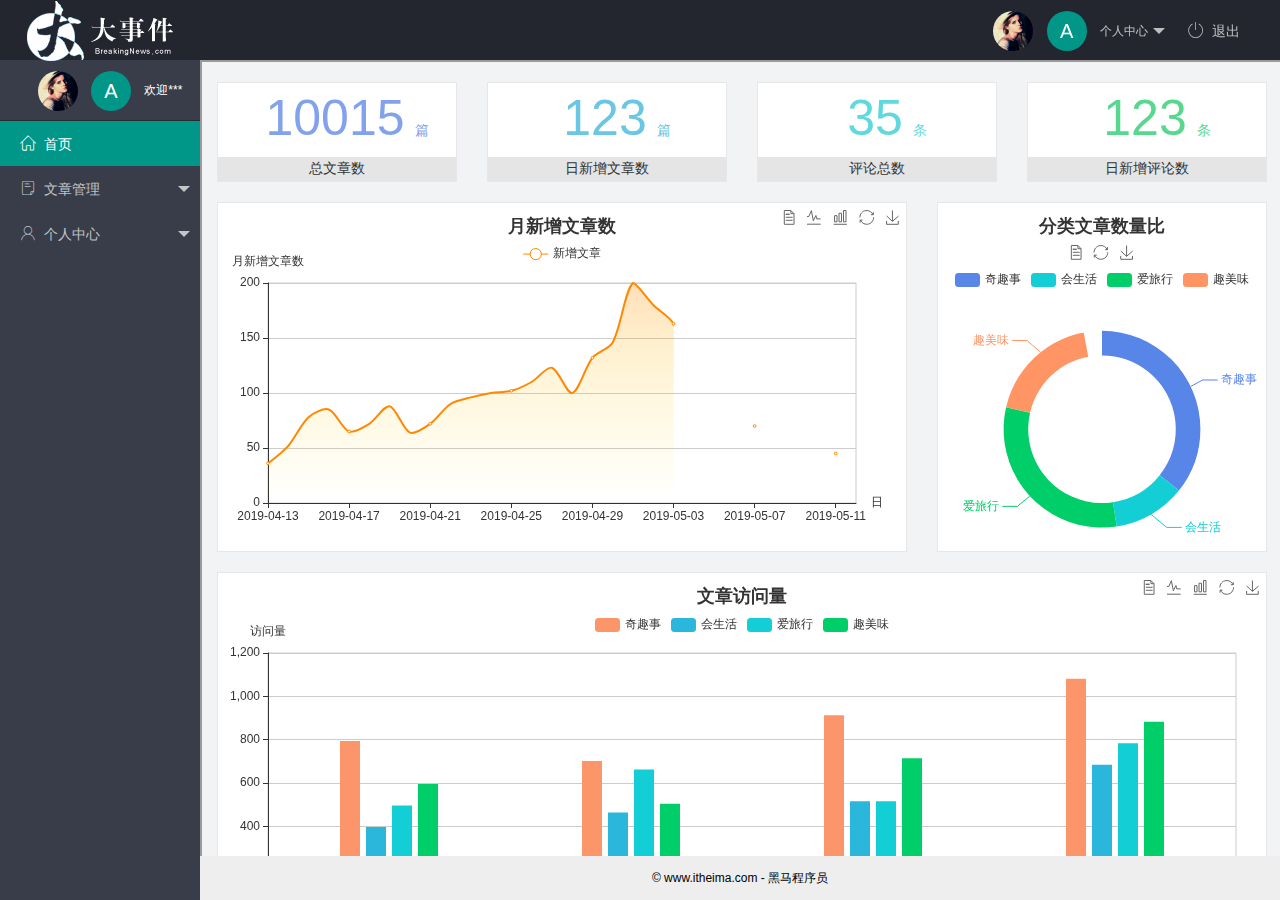
<file: index.html>
<!DOCTYPE html>
<html lang="en">

<head>
    <meta charset="UTF-8">
    <meta name="viewport" content="width=device-width, initial-scale=1.0">
    <title>大事件-后台主页</title>
    <link rel="stylesheet" href="/assets/lib/layui/css/layui.css">
    <link rel="stylesheet" href="/assets/css/index.css">
    <link rel="stylesheet" href="/assets/fonts/iconfont.css">
</head>

<body class="layui-layout-body">
    <div class="layui-layout layui-layout-admin">
        <div class="layui-header">
            <div class="layui-logo">
                <img src="/assets/images/logo.png" alt="">
            </div>
            <!-- 头部区域（可配合layui已有的水平导航） -->
            <ul class="layui-nav layui-layout-right">
                <li class="layui-nav-item">
                    <a href="javascript:;" class="userinfo">
                        <img src="/assets/images/sample.jpg" class="layui-nav-img">
                        <span class="text-avatar">A</span>
                        个人中心
                    </a>
                    <dl class="layui-nav-child">
                        <dd><a href="/user/user_info.html" target="fm">基本资料</a></dd>
                        <dd><a href="/user/user_avatar.html" target="fm">更换头像</a></dd>
                        <dd><a href="/user/user_pwd.html" target="fm">重置密码</a></dd>
                    </dl>
                </li>
                <li class="layui-nav-item"><a href="javascript:;" id="btnLogout"><span
                            class="iconfont icon-tuichu"></span>退出</a></li>
            </ul>
        </div>

        <div class="layui-side layui-bg-black">
            <div class="layui-side-scroll">
                <!-- 左侧头像区域 -->
                <div class="userinfo">
                    <img src="/assets/images/sample.jpg" class="layui-nav-img">
                    <span class="text-avatar">A</span>
                    <span id="welcome">欢迎***</span>
                </div>
                <!-- 左侧导航区域（可配合layui已有的垂直导航） -->
                <ul class="layui-nav layui-nav-tree" lay-filter="test" lay-shrink="all">
                    <li class="layui-nav-item layui-this">
                        <a href="/home/dashboard.html" target="fm"><span class="iconfont icon-home"></span>首页</a></li>
                    <li class="layui-nav-item ">
                        <a class="" href="javascript:;" target="fm"><span class="iconfont icon-16"></span>文章管理</a>
                        <dl class="layui-nav-child">
                            <dd><a href="/article/art_cate.html" target="fm"><i class="layui-icon layui-icon-app"></i>文章类别</a></dd>
                            <dd><a href="/article/art_list.html" target="fm"><i class="layui-icon layui-icon-app" id="art_list"></i>文章列表</a></dd>
                            <dd><a href="/article/art_pub.html" target="fm"><i class="layui-icon layui-icon-app"></i>文章发布</a></dd>
                        </dl>
                    </li>
                    <li class="layui-nav-item">
                        <a href="javascript:;"><span class="iconfont icon-user"></span>个人中心</a>
                        <dl class="layui-nav-child">
                            <dd><a href="/user/user_info.html" target="fm"><i
                                        class="layui-icon layui-icon-app"></i>基本资料</a></dd>
                            <dd><a href="/user/user_avatar.html" target="fm"><i
                                        class="layui-icon layui-icon-app"></i>更换头像</a></dd>
                            <dd><a href="/user/user_pwd.html" target="fm"><i
                                        class="layui-icon layui-icon-app"></i>重置密码</a></dd>
                        </dl>
                    </li>
                </ul>
            </div>
        </div>

        <div class="layui-body">
            <!-- 内容主体区域 -->
            <iframe src="/home/dashboard.html" name="fm"></iframe>
        </div>

        <div class="layui-footer">
            <!-- 底部固定区域 -->
            © www.itheima.com - 黑马程序员
        </div>
    </div>
</body>
<script src="/assets/lib/layui/layui.all.js"></script>
<script src="/assets/lib/jquery.js"></script>
<script src="/assets/js/baseAPI.js"></script>
<script src="/assets/js/index.js"></script>

</html>
</file>
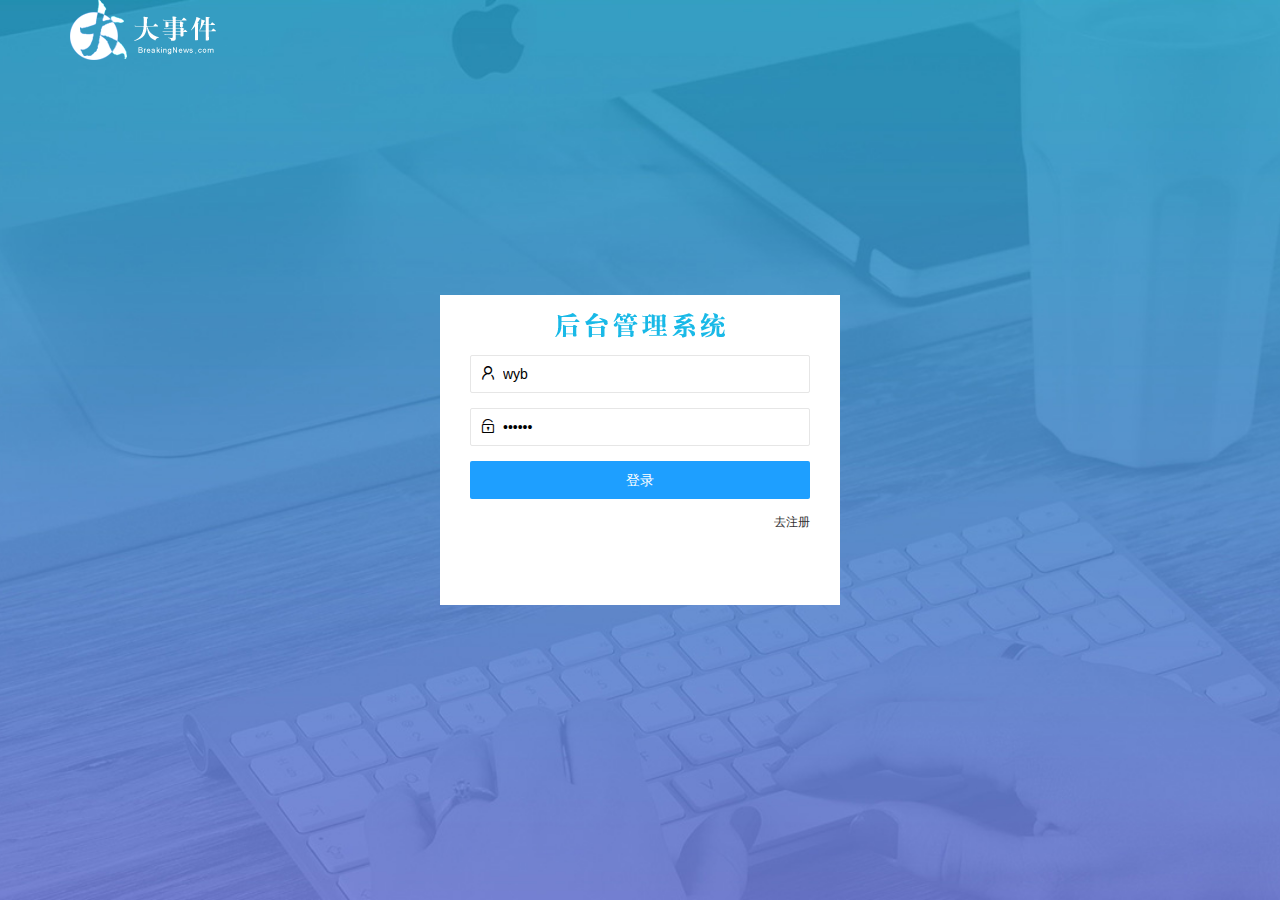
<file: login.html>
<!DOCTYPE html>
<html lang="en">

<head>
    <meta charset="UTF-8">
    <meta name="viewport" content="width=device-width, initial-scale=1.0">
    <title>大事件-登录&注册页面</title>
    <!-- 导入Layui样式 -->
    <link rel="stylesheet" href="./assets/lib/layui/css/layui.css">
    <link rel="stylesheet" href="./assets/css/login.css">
</head>

<body>
    <div class="layui-main">
        <img src="./assets/images/logo.png" alt="">
    </div>
    <!-- 登录注册区域 -->
    <div class="loginAndRegBox">
        <div class="title-box"></div>
        <!-- 登录区域 -->
        <div class="login-box">
            <form class="layui-form" id="form_login">
                <!-- 用户名 -->
                <div class="layui-form-item">
                    <i class="layui-icon layui-icon-username"></i>
                    <input value="wyb" type="text" name="username" required lay-verify="required" placeholder="请输入用户名"
                        autocomplete="off" class="layui-input">
                </div>
                <!-- 密码 -->
                <div class="layui-form-item">
                    <i class="layui-icon layui-icon-password"></i>
                    <input value="123456" type="password" name="password" required lay-verify="required|pwd" placeholder="请输入密码"
                        autocomplete="off" class="layui-input">
                </div>
                <!-- 登录按钮 -->
                <div class="layui-form-item">
                    <!-- lay-submit属性必须存在！后面会有事件绑定 -->
                    <!-- layui-btn-fluid属性为通栏效果 -->
                    <button class="layui-btn layui-btn-fluid layui-btn-normal" lay-submit>登录</button>
                </div>
                <!-- a标签 -->
                <div class="layui-form-item links">
                    <a href="javascript:;" id="link_reg">去注册</a>
                </div>
            </form>
        </div>

        <!-- 注册区域 -->
        <div class="reg-box">
            <form class="layui-form" id="form_reg">
                <!-- 用户名 -->
                <div class="layui-form-item">
                    <i class="layui-icon layui-icon-username"></i>
                    <input type="text" name="username" required lay-verify="required" placeholder="请输入用户名"
                        autocomplete="off" class="layui-input">
                </div>
                <!-- 密码 -->
                <div class="layui-form-item">
                    <i class="layui-icon layui-icon-password"></i>
                    <input type="password" name="password" required lay-verify="required|pwd" placeholder="请输入密码"
                        autocomplete="off" class="layui-input">
                </div>
                <!-- 密码确认 -->
                <div class="layui-form-item">
                    <i class="layui-icon layui-icon-password"></i>
                    <input type="password" name="repassword" required lay-verify="required|pwd|repwd" placeholder="再次确认密码"
                        autocomplete="off" class="layui-input">
                </div>
                <!-- 注册按钮 -->
                <div class="layui-form-item">
                    <!-- lay-submit属性必须存在！后面会有事件绑定 -->
                    <!-- layui-btn-fluid属性为通栏效果 -->
                    <button class="layui-btn layui-btn-fluid layui-btn-normal" lay-submit>注册</button>
                </div>
                <!-- a标签 -->
                <div class="layui-form-item links">
                    <a href="javascript:;" id="link_login">去登录</a>
                </div>
            </form>
        </div>
    </div>
    </div>

</body>
<script src="/assets/lib/layui/layui.all.js"></script>
<script src="/assets/lib/jquery.js"></script>
<script src="/assets/js/baseAPI.js"></script>
<script src="./assets/js/login.js"></script>

</html>
</file>
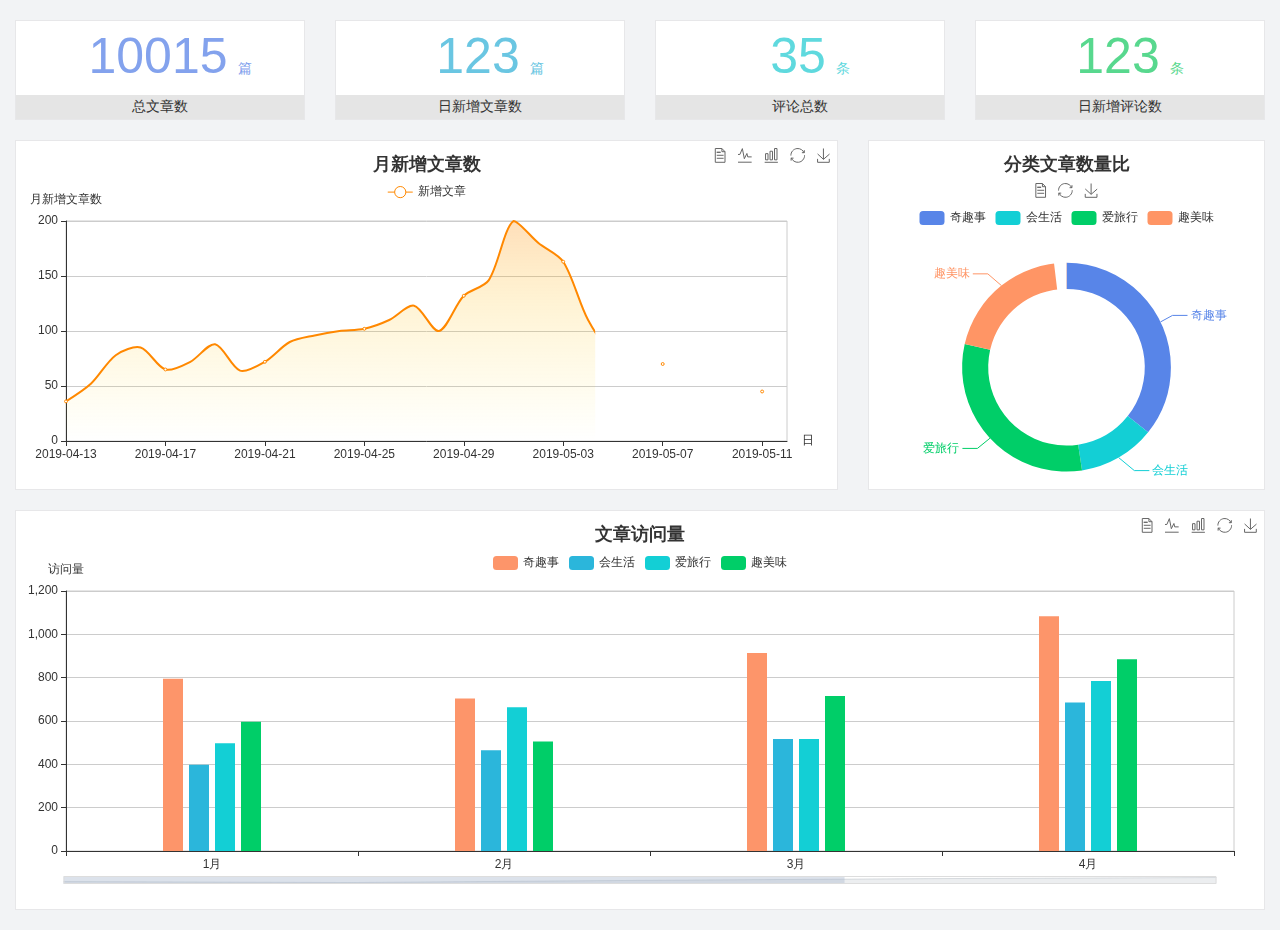
<file: home/dashboard.html>
<!DOCTYPE html>
<html lang="en">

<head>
  <meta charset="UTF-8">
  <meta name="viewport" content="width=device-width, initial-scale=1.0">
  <meta http-equiv="X-UA-Compatible" content="ie=edge">
  <title>图表统计</title>
  <link rel="stylesheet" href="../../assets/lib/bootstrap.css" />
  <link rel="stylesheet" href="../../assets/lib/main.css" />
  <script src="../../assets/lib/jquery.js"></script>
  <script type="text/javascript" src="../../assets/lib/echarts.min.js"></script>
</head>

<body>
  <div class="container-fluid">
    <div class="row spannel_list">
      <div class="col-sm-3 col-xs-6">
        <div class="spannel">
          <em>10015</em><span>篇</span>
          <b>总文章数</b>
        </div>
      </div>
      <div class="col-sm-3 col-xs-6">
        <div class="spannel scolor01">
          <em>123</em><span>篇</span>
          <b>日新增文章数</b>
        </div>
      </div>
      <div class="col-sm-3 col-xs-6">
        <div class="spannel scolor02">
          <em>35</em><span>条</span>
          <b>评论总数</b>
        </div>
      </div>
      <div class="col-sm-3 col-xs-6">
        <div class="spannel scolor03">
          <em>123</em><span>条</span>
          <b>日新增评论数</b>
        </div>
      </div>
    </div>
  </div>

  <div class="container-fluid">
    <div class="row curve-pie">
      <div class="col-lg-8 col-md-8">
        <div class="gragh_pannel" id="curve_show"></div>
      </div>
      <div class="col-lg-4 col-md-4">
        <div class="gragh_pannel" id="pie_show"></div>
      </div>
    </div>
  </div>

  <div class="container-fluid">
    <div class="column_pannel" id="column_show"></div>
  </div>

  <script>
    var oChart = echarts.init(document.getElementById('curve_show'));
    var aList_all = [
      { 'count': 36, 'date': '2019-04-13' },
      { 'count': 52, 'date': '2019-04-14' },
      { 'count': 78, 'date': '2019-04-15' },
      { 'count': 85, 'date': '2019-04-16' },
      { 'count': 65, 'date': '2019-04-17' },
      { 'count': 72, 'date': '2019-04-18' },
      { 'count': 88, 'date': '2019-04-19' },
      { 'count': 64, 'date': '2019-04-20' },
      { 'count': 72, 'date': '2019-04-21' },
      { 'count': 90, 'date': '2019-04-22' },
      { 'count': 96, 'date': '2019-04-23' },
      { 'count': 100, 'date': '2019-04-24' },
      { 'count': 102, 'date': '2019-04-25' },
      { 'count': 110, 'date': '2019-04-26' },
      { 'count': 123, 'date': '2019-04-27' },
      { 'count': 100, 'date': '2019-04-28' },
      { 'count': 132, 'date': '2019-04-29' },
      { 'count': 146, 'date': '2019-04-30' },
      { 'count': 200, 'date': '2019-05-01' },
      { 'count': 180, 'date': '2019-05-02' },
      { 'count': 163, 'date': '2019-05-03' },
      { 'count': 110, 'date': '2019-05-04' },
      { 'count': 80, 'date': '2019-05-05' },
      { 'count': 82, 'date': '2019-05-06' },
      { 'count': 70, 'date': '2019-05-07' },
      { 'count': 65, 'date': '2019-05-08' },
      { 'count': 54, 'date': '2019-05-09' },
      { 'count': 40, 'date': '2019-05-10' },
      { 'count': 45, 'date': '2019-05-11' },
      { 'count': 38, 'date': '2019-05-12' },
    ];

    let aCount = [];
    let aDate = [];

    for (var i = 0; i < aList_all.length; i++) {
      aCount.push(aList_all[i].count);
      aDate.push(aList_all[i].date);
    }

    var chartopt = {
      title: {
        text: '月新增文章数',
        left: 'center',
        top: '10'
      },
      tooltip: {
        trigger: 'axis'
      },
      legend: {
        data: ['新增文章'],
        top: '40'
      },
      toolbox: {
        show: true,
        feature: {
          mark: { show: true },
          dataView: { show: true, readOnly: false },
          magicType: { show: true, type: ['line', 'bar'] },
          restore: { show: true },
          saveAsImage: { show: true }
        }
      },
      calculable: true,
      xAxis: [
        {
          name: '日',
          type: 'category',
          boundaryGap: false,
          data: aDate
        }
      ],
      yAxis: [
        {
          name: '月新增文章数',
          type: 'value'
        }
      ],
      series: [
        {
          name: '新增文章',
          type: 'line',
          smooth: true,
          itemStyle: { normal: { areaStyle: { type: 'default' }, color: '#f80' }, lineStyle: { color: '#f80' } },
          data: aCount
        }],
      areaStyle: {
        normal: {
          color: new echarts.graphic.LinearGradient(0, 0, 0, 1, [{
            offset: 0,
            color: 'rgba(255,136,0,0.39)'
          }, {
            offset: .34,
            color: 'rgba(255,180,0,0.25)'
          }, {
            offset: 1,
            color: 'rgba(255,222,0,0.00)'
          }])

        }
      },
      grid: {
        show: true,
        x: 50,
        x2: 50,
        y: 80,
        height: 220
      }
    };

    oChart.setOption(chartopt);


    var oPie = echarts.init(document.getElementById('pie_show'));
    var oPieopt =
    {
      title: {
        top: 10,
        text: '分类文章数量比',
        x: 'center'
      },
      tooltip: {
        trigger: 'item',
        formatter: "{a} <br/>{b} : {c} ({d}%)"
      },
      color: ['#5885e8', '#13cfd5', '#00ce68', '#ff9565'],
      legend: {
        x: 'center',
        top: 65,
        data: ['奇趣事', '会生活', '爱旅行', '趣美味']
      },
      toolbox: {
        show: true,
        x: 'center',
        top: 35,
        feature: {
          mark: { show: true },
          dataView: { show: true, readOnly: false },
          magicType: {
            show: true,
            type: ['pie', 'funnel'],
            option: {
              funnel: {
                x: '25%',
                width: '50%',
                funnelAlign: 'left',
                max: 1548
              }
            }
          },
          restore: { show: true },
          saveAsImage: { show: true }
        }
      },
      calculable: true,
      series: [
        {
          name: '访问来源',
          type: 'pie',
          radius: ['45%', '60%'],
          center: ['50%', '65%'],
          data: [
            { value: 300, name: '奇趣事' },
            { value: 100, name: '会生活' },
            { value: 260, name: '爱旅行' },
            { value: 180, name: '趣美味' }
          ]
        }
      ]
    };
    oPie.setOption(oPieopt);



    var oColumn = this.echarts.init(document.getElementById('column_show'));
    var oColumnopt =
    {
      title: {
        text: '文章访问量',
        left: 'center',
        top: '10'
      },
      tooltip: {
        trigger: 'axis'
      },
      legend: {
        data: ['奇趣事', '会生活', '爱旅行', '趣美味'],
        top: '40'
      },
      toolbox: {
        show: true,
        feature: {
          mark: { show: true },
          dataView: { show: true, readOnly: false },
          magicType: { show: true, type: ['line', 'bar'] },
          restore: { show: true },
          saveAsImage: { show: true }
        }
      },
      calculable: true,
      xAxis: [
        {
          type: 'category',
          data: ['1月', '2月', '3月', '4月', '5月']
        }
      ],
      yAxis: [
        {
          name: '访问量',
          type: 'value'
        }
      ],
      series: [
        {
          name: '奇趣事',
          type: 'bar',
          barWidth: 20,
          itemStyle: {
            normal: { areaStyle: { type: 'default' }, color: '#fd956a' }
          },
          data: [800, 708, 920, 1090, 1200]
        },
        {
          name: '会生活',
          type: 'bar',
          barWidth: 20,
          itemStyle: {
            normal: { areaStyle: { type: 'default' }, color: '#2bb6db' }
          },
          data: [400, 468, 520, 690, 800]
        },
        {
          name: '爱旅行',
          type: 'bar',
          barWidth: 20,
          itemStyle: {
            normal: { areaStyle: { type: 'default' }, color: '#13cfd5' }
          },
          data: [500, 668, 520, 790, 900]
        },
        {
          name: '趣美味',
          type: 'bar',
          barWidth: 20,
          itemStyle: {
            normal: { areaStyle: { type: 'default' }, color: '#00ce68' }
          },
          data: [600, 508, 720, 890, 1000]
        }
      ],
      grid: {
        show: true,
        x: 50,
        x2: 30,
        y: 80,
        height: 260
      },
      dataZoom: [//给x轴设置滚动条
        {
          start: 0,//默认为0
          end: 100 - 1000 / 31,//默认为100
          type: 'slider',
          show: true,
          xAxisIndex: [0],
          handleSize: 0,//滑动条的 左右2个滑动条的大小
          height: 8,//组件高度
          left: 45, //左边的距离
          right: 50,//右边的距离
          bottom: 26,//右边的距离
          handleColor: '#ddd',//h滑动图标的颜色
          handleStyle: {
            borderColor: "#cacaca",
            borderWidth: "1",
            shadowBlur: 2,
            background: "#ddd",
            shadowColor: "#ddd",
          }
        }]
    };
    oColumn.setOption(oColumnopt);
  </script>
</body>

</html>
</file>
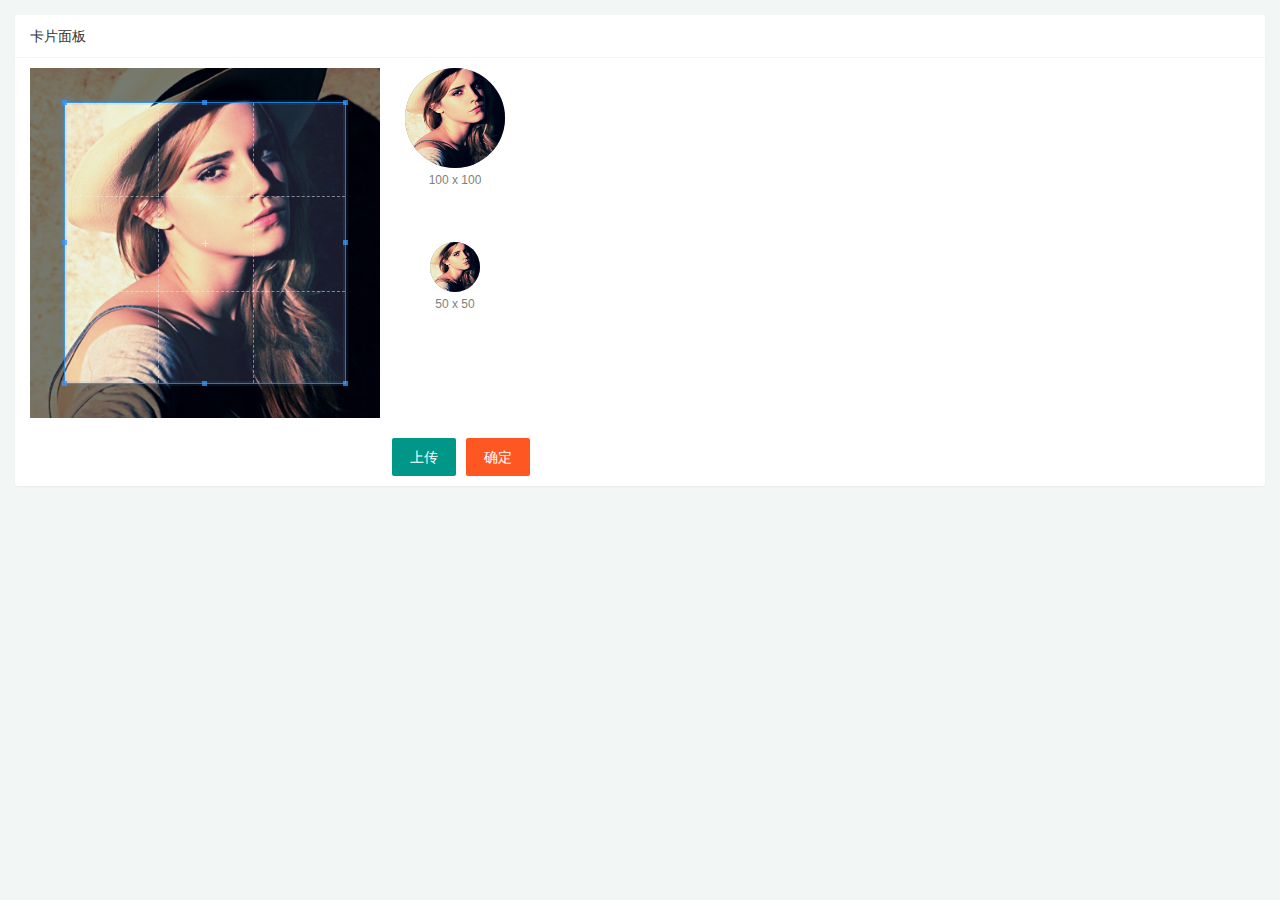
<file: user/user_avatar.html>
<!DOCTYPE html>
<html lang="en">

<head>
    <meta charset="UTF-8">
    <meta name="viewport" content="width=device-width, initial-scale=1.0">
    <title>Document</title>
    <link rel="stylesheet" href="/assets/lib/layui/css/layui.css">
    <link rel="stylesheet" href="/assets/css/user/user_avatar.css">
    <link rel="stylesheet" href="/assets/lib/cropper/cropper.css">
</head>

<body>
    <div class="layui-card">
        <div class="layui-card-header">卡片面板</div>
        <div class="layui-card-body">
            <!-- 第一行的图片裁剪和预览区域 -->
            <div class="row1">
                <!-- 图片裁剪区域 -->
                <div class="cropper-box">
                    <!-- 这个 img 标签很重要，将来会把它初始化为裁剪区域 -->
                    <img id="image" src="/assets/images/sample.jpg" />
                </div>
                <!-- 图片的预览区域 -->
                <div class="preview-box">
                    <div>
                        <!-- 宽高为 100px 的预览区域 -->
                        <div class="img-preview w100"></div>
                        <p class="size">100 x 100</p>
                    </div>
                    <div>
                        <!-- 宽高为 50px 的预览区域 -->
                        <div class="img-preview w50"></div>
                        <p class="size">50 x 50</p>
                    </div>
                </div>
            </div>
            <!-- 第二行的按钮区域 -->
            <div class="row2">
                <!-- 通过accept可指定用户选择什么文件 -->
                <input type="file" id="file" accept="image/png,image/jpg">
                <button type="button" class="layui-btn" id="btnChooseImage">上传</button>
                <button type="button" class="layui-btn layui-btn-danger" id=" ">确定</button>
            </div>
        </div>
    </div>
</body>
<script src="/assets/lib/layui/layui.all.js"></script>
<script src="/assets/lib/jquery.js"></script>
<script src="/assets/lib/cropper/Cropper.js"></script>
<script src="/assets/lib/cropper/jquery-cropper.js"></script>
<script src="/assets/js/baseAPI.js"></script>
<script src="/assets/js/user/user_avatar.js"></script>

</html>
</file>
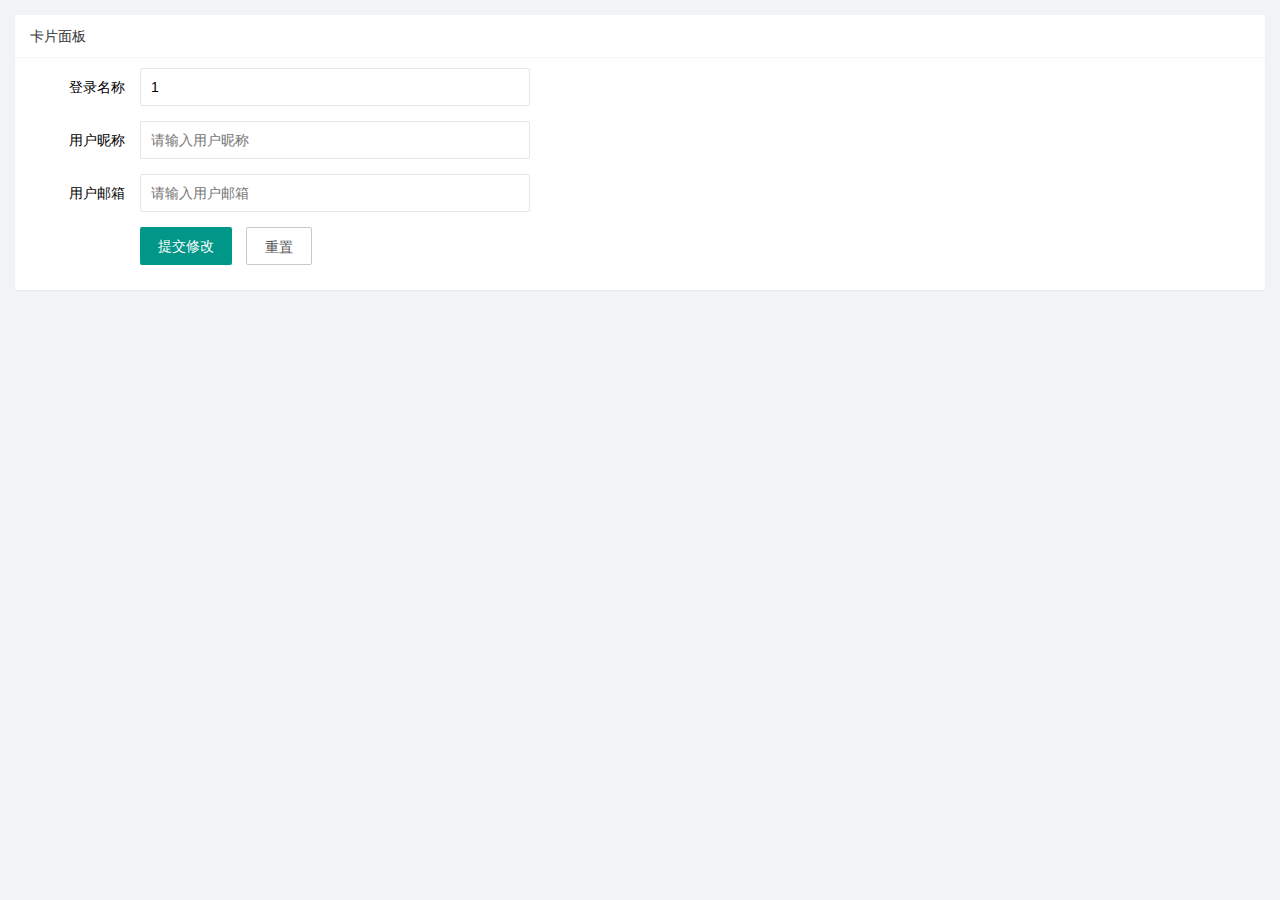
<file: user/user_info.html>
<!DOCTYPE html>
<html lang="en">

<head>
    <meta charset="UTF-8">
    <meta name="viewport" content="width=device-width, initial-scale=1.0">
    <title>Document</title>
    <link rel="stylesheet" href="/assets/lib/layui/css/layui.css">
    <link rel="stylesheet" href="/assets/css/user/user_info.css">
</head>

<body>
    <!-- 卡片区域 -->
    <div class="layui-card">
        <div class="layui-card-header">卡片面板</div>
        <div class="layui-card-body">
            <!-- form表单 -->
            <form class="layui-form" lay-filter="formUserInfo">
                <!-- 隐藏域保存id -->
                <input type="hidden" name="id">
                <!-- 用户名 -->
                <div class="layui-form-item">
                    <label class="layui-form-label">登录名称</label>
                    <div class="layui-input-block">
                        <input type="text" name="username" value="1" required lay-verify="required"
                            placeholder="请输入登录名称" autocomplete="off" class="layui-input" readonly>
                    </div>
                </div>
                <!-- 昵称 -->
                <div class="layui-form-item">
                    <label class="layui-form-label">用户昵称</label>
                    <div class="layui-input-block">
                        <input type="text" name="nickname" required lay-verify="required|nickname" placeholder="请输入用户昵称"
                            autocomplete="off" class="layui-input">
                    </div>
                </div>
                <!-- 邮箱 -->
                <div class="layui-form-item">
                    <label class="layui-form-label">用户邮箱</label>
                    <div class="layui-input-block">
                        <input type="text" name="email" required lay-verify="required|email" placeholder="请输入用户邮箱"
                            autocomplete="off" class="layui-input">
                    </div>
                </div>
                <!-- 按钮 -->
                <div class="layui-form-item">
                    <div class="layui-input-block">
                        <button class="layui-btn" lay-submit lay-filter="formDemo">提交修改</button>
                        <button type="reset" class="layui-btn layui-btn-primary" id="btnReset">重置</button>
                    </div>
                </div>
        </div>
        </form>
    </div>
    </div>
</body>
<script src="/assets/lib/layui/layui.all.js"></script>
<script src="/assets/lib/jquery.js"></script>
<script src="/assets/js/baseAPI.js"></script>
<script src="/assets/js/user/user_info.js"></script>

</html>
</file>
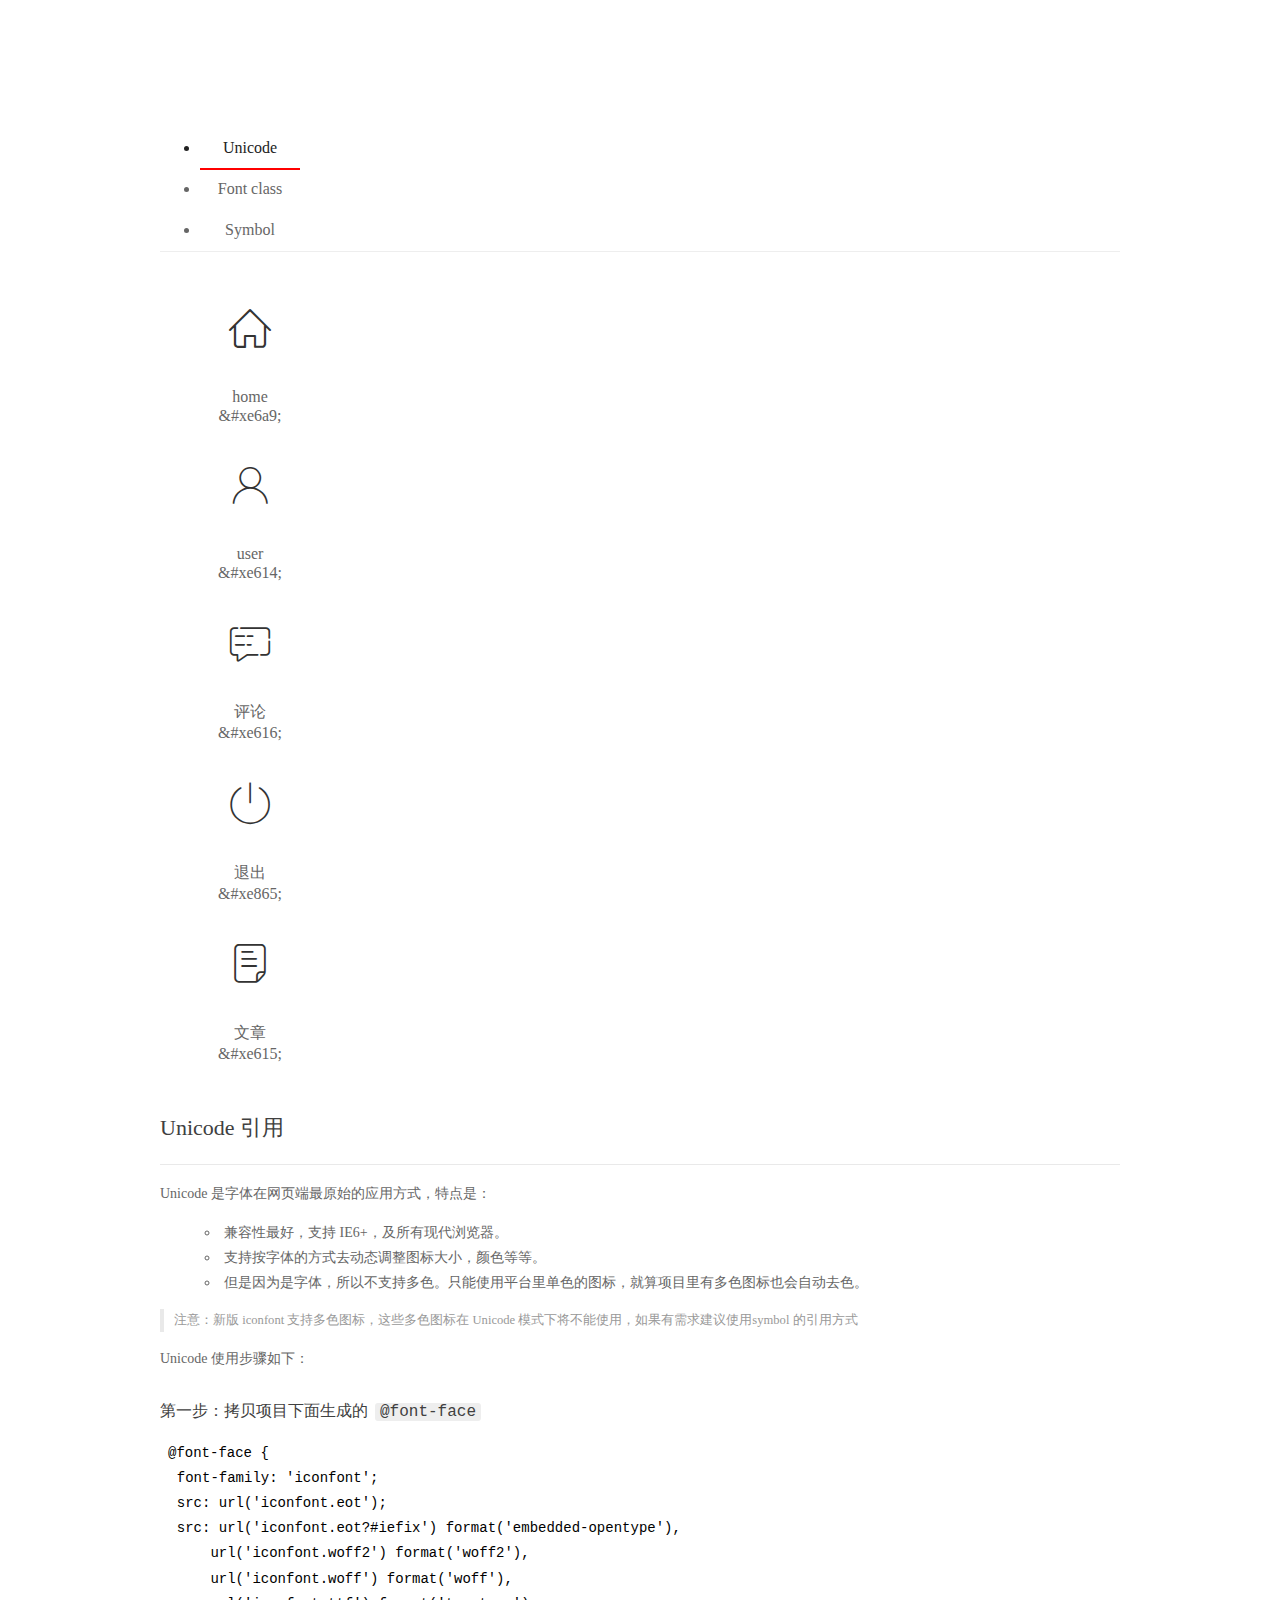
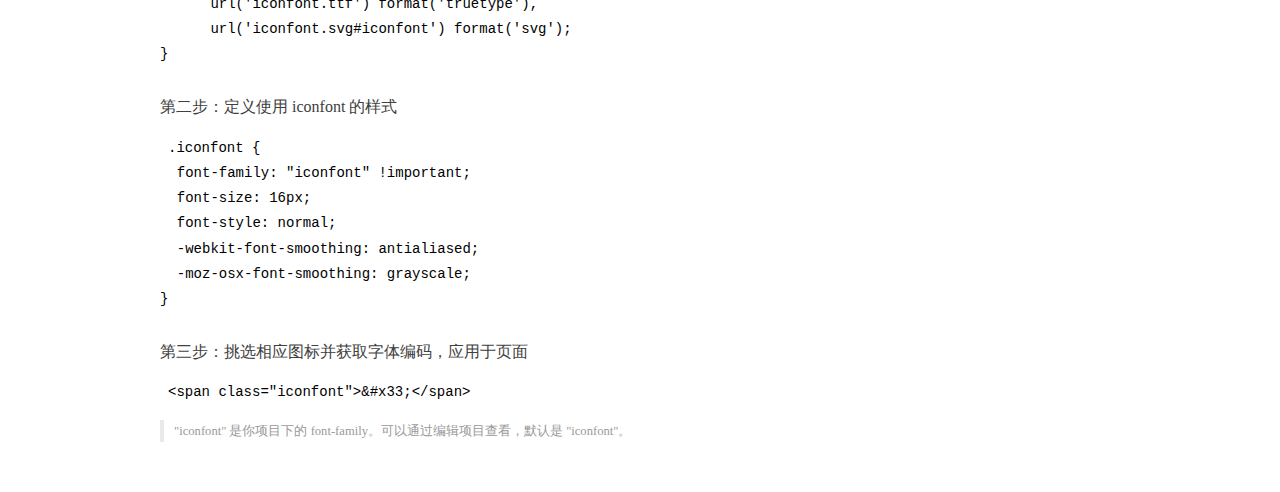
<file: assets/fonts/demo_index.html>
<!DOCTYPE html>
<html>
<head>
  <meta charset="utf-8"/>
  <title>IconFont Demo</title>
  <link rel="shortcut icon" href="https://gtms04.alicdn.com/tps/i4/TB1_oz6GVXXXXaFXpXXJDFnIXXX-64-64.ico" type="image/x-icon"/>
  <link rel="stylesheet" href="https://g.alicdn.com/thx/cube/1.3.2/cube.min.css">
  <link rel="stylesheet" href="demo.css">
  <link rel="stylesheet" href="iconfont.css">
  <script src="iconfont.js"></script>
  <!-- jQuery -->
  <script src="https://a1.alicdn.com/oss/uploads/2018/12/26/7bfddb60-08e8-11e9-9b04-53e73bb6408b.js"></script>
  <!-- 代码高亮 -->
  <script src="https://a1.alicdn.com/oss/uploads/2018/12/26/a3f714d0-08e6-11e9-8a15-ebf944d7534c.js"></script>
</head>
<body>
  <div class="main">
    <h1 class="logo"><a href="https://www.iconfont.cn/" title="iconfont 首页" target="_blank">&#xe86b;</a></h1>
    <div class="nav-tabs">
      <ul id="tabs" class="dib-box">
        <li class="dib active"><span>Unicode</span></li>
        <li class="dib"><span>Font class</span></li>
        <li class="dib"><span>Symbol</span></li>
      </ul>
      
    </div>
    <div class="tab-container">
      <div class="content unicode" style="display: block;">
          <ul class="icon_lists dib-box">
          
            <li class="dib">
              <span class="icon iconfont">&#xe6a9;</span>
                <div class="name">home</div>
                <div class="code-name">&amp;#xe6a9;</div>
              </li>
          
            <li class="dib">
              <span class="icon iconfont">&#xe614;</span>
                <div class="name">user</div>
                <div class="code-name">&amp;#xe614;</div>
              </li>
          
            <li class="dib">
              <span class="icon iconfont">&#xe616;</span>
                <div class="name">评论</div>
                <div class="code-name">&amp;#xe616;</div>
              </li>
          
            <li class="dib">
              <span class="icon iconfont">&#xe865;</span>
                <div class="name">退出</div>
                <div class="code-name">&amp;#xe865;</div>
              </li>
          
            <li class="dib">
              <span class="icon iconfont">&#xe615;</span>
                <div class="name">文章</div>
                <div class="code-name">&amp;#xe615;</div>
              </li>
          
          </ul>
          <div class="article markdown">
          <h2 id="unicode-">Unicode 引用</h2>
          <hr>

          <p>Unicode 是字体在网页端最原始的应用方式，特点是：</p>
          <ul>
            <li>兼容性最好，支持 IE6+，及所有现代浏览器。</li>
            <li>支持按字体的方式去动态调整图标大小，颜色等等。</li>
            <li>但是因为是字体，所以不支持多色。只能使用平台里单色的图标，就算项目里有多色图标也会自动去色。</li>
          </ul>
          <blockquote>
            <p>注意：新版 iconfont 支持多色图标，这些多色图标在 Unicode 模式下将不能使用，如果有需求建议使用symbol 的引用方式</p>
          </blockquote>
          <p>Unicode 使用步骤如下：</p>
          <h3 id="-font-face">第一步：拷贝项目下面生成的 <code>@font-face</code></h3>
<pre><code class="language-css"
>@font-face {
  font-family: 'iconfont';
  src: url('iconfont.eot');
  src: url('iconfont.eot?#iefix') format('embedded-opentype'),
      url('iconfont.woff2') format('woff2'),
      url('iconfont.woff') format('woff'),
      url('iconfont.ttf') format('truetype'),
      url('iconfont.svg#iconfont') format('svg');
}
</code></pre>
          <h3 id="-iconfont-">第二步：定义使用 iconfont 的样式</h3>
<pre><code class="language-css"
>.iconfont {
  font-family: "iconfont" !important;
  font-size: 16px;
  font-style: normal;
  -webkit-font-smoothing: antialiased;
  -moz-osx-font-smoothing: grayscale;
}
</code></pre>
          <h3 id="-">第三步：挑选相应图标并获取字体编码，应用于页面</h3>
<pre>
<code class="language-html"
>&lt;span class="iconfont"&gt;&amp;#x33;&lt;/span&gt;
</code></pre>
          <blockquote>
            <p>"iconfont" 是你项目下的 font-family。可以通过编辑项目查看，默认是 "iconfont"。</p>
          </blockquote>
          </div>
      </div>
      <div class="content font-class">
        <ul class="icon_lists dib-box">
          
          <li class="dib">
            <span class="icon iconfont icon-home"></span>
            <div class="name">
              home
            </div>
            <div class="code-name">.icon-home
            </div>
          </li>
          
          <li class="dib">
            <span class="icon iconfont icon-user"></span>
            <div class="name">
              user
            </div>
            <div class="code-name">.icon-user
            </div>
          </li>
          
          <li class="dib">
            <span class="icon iconfont icon-pinglun"></span>
            <div class="name">
              评论
            </div>
            <div class="code-name">.icon-pinglun
            </div>
          </li>
          
          <li class="dib">
            <span class="icon iconfont icon-tuichu"></span>
            <div class="name">
              退出
            </div>
            <div class="code-name">.icon-tuichu
            </div>
          </li>
          
          <li class="dib">
            <span class="icon iconfont icon-16"></span>
            <div class="name">
              文章
            </div>
            <div class="code-name">.icon-16
            </div>
          </li>
          
        </ul>
        <div class="article markdown">
        <h2 id="font-class-">font-class 引用</h2>
        <hr>

        <p>font-class 是 Unicode 使用方式的一种变种，主要是解决 Unicode 书写不直观，语意不明确的问题。</p>
        <p>与 Unicode 使用方式相比，具有如下特点：</p>
        <ul>
          <li>兼容性良好，支持 IE8+，及所有现代浏览器。</li>
          <li>相比于 Unicode 语意明确，书写更直观。可以很容易分辨这个 icon 是什么。</li>
          <li>因为使用 class 来定义图标，所以当要替换图标时，只需要修改 class 里面的 Unicode 引用。</li>
          <li>不过因为本质上还是使用的字体，所以多色图标还是不支持的。</li>
        </ul>
        <p>使用步骤如下：</p>
        <h3 id="-fontclass-">第一步：引入项目下面生成的 fontclass 代码：</h3>
<pre><code class="language-html">&lt;link rel="stylesheet" href="./iconfont.css"&gt;
</code></pre>
        <h3 id="-">第二步：挑选相应图标并获取类名，应用于页面：</h3>
<pre><code class="language-html">&lt;span class="iconfont icon-xxx"&gt;&lt;/span&gt;
</code></pre>
        <blockquote>
          <p>"
            iconfont" 是你项目下的 font-family。可以通过编辑项目查看，默认是 "iconfont"。</p>
        </blockquote>
      </div>
      </div>
      <div class="content symbol">
          <ul class="icon_lists dib-box">
          
            <li class="dib">
                <svg class="icon svg-icon" aria-hidden="true">
                  <use xlink:href="#icon-home"></use>
                </svg>
                <div class="name">home</div>
                <div class="code-name">#icon-home</div>
            </li>
          
            <li class="dib">
                <svg class="icon svg-icon" aria-hidden="true">
                  <use xlink:href="#icon-user"></use>
                </svg>
                <div class="name">user</div>
                <div class="code-name">#icon-user</div>
            </li>
          
            <li class="dib">
                <svg class="icon svg-icon" aria-hidden="true">
                  <use xlink:href="#icon-pinglun"></use>
                </svg>
                <div class="name">评论</div>
                <div class="code-name">#icon-pinglun</div>
            </li>
          
            <li class="dib">
                <svg class="icon svg-icon" aria-hidden="true">
                  <use xlink:href="#icon-tuichu"></use>
                </svg>
                <div class="name">退出</div>
                <div class="code-name">#icon-tuichu</div>
            </li>
          
            <li class="dib">
                <svg class="icon svg-icon" aria-hidden="true">
                  <use xlink:href="#icon-16"></use>
                </svg>
                <div class="name">文章</div>
                <div class="code-name">#icon-16</div>
            </li>
          
          </ul>
          <div class="article markdown">
          <h2 id="symbol-">Symbol 引用</h2>
          <hr>

          <p>这是一种全新的使用方式，应该说这才是未来的主流，也是平台目前推荐的用法。相关介绍可以参考这篇<a href="">文章</a>
            这种用法其实是做了一个 SVG 的集合，与另外两种相比具有如下特点：</p>
          <ul>
            <li>支持多色图标了，不再受单色限制。</li>
            <li>通过一些技巧，支持像字体那样，通过 <code>font-size</code>, <code>color</code> 来调整样式。</li>
            <li>兼容性较差，支持 IE9+，及现代浏览器。</li>
            <li>浏览器渲染 SVG 的性能一般，还不如 png。</li>
          </ul>
          <p>使用步骤如下：</p>
          <h3 id="-symbol-">第一步：引入项目下面生成的 symbol 代码：</h3>
<pre><code class="language-html">&lt;script src="./iconfont.js"&gt;&lt;/script&gt;
</code></pre>
          <h3 id="-css-">第二步：加入通用 CSS 代码（引入一次就行）：</h3>
<pre><code class="language-html">&lt;style&gt;
.icon {
  width: 1em;
  height: 1em;
  vertical-align: -0.15em;
  fill: currentColor;
  overflow: hidden;
}
&lt;/style&gt;
</code></pre>
          <h3 id="-">第三步：挑选相应图标并获取类名，应用于页面：</h3>
<pre><code class="language-html">&lt;svg class="icon" aria-hidden="true"&gt;
  &lt;use xlink:href="#icon-xxx"&gt;&lt;/use&gt;
&lt;/svg&gt;
</code></pre>
          </div>
      </div>

    </div>
  </div>
  <script>
  $(document).ready(function () {
      $('.tab-container .content:first').show()

      $('#tabs li').click(function (e) {
        var tabContent = $('.tab-container .content')
        var index = $(this).index()

        if ($(this).hasClass('active')) {
          return
        } else {
          $('#tabs li').removeClass('active')
          $(this).addClass('active')

          tabContent.hide().eq(index).fadeIn()
        }
      })
    })
  </script>
</body>
</html>
</file>
<file: assets/lib/layui/css/layui.css>
/** layui-v2.5.5 MIT License By https://www.layui.com */
 .layui-inline,img{display:inline-block;vertical-align:middle}h1,h2,h3,h4,h5,h6{font-weight:400}.layui-edge,.layui-header,.layui-inline,.layui-main{position:relative}.layui-body,.layui-edge,.layui-elip{overflow:hidden}.layui-btn,.layui-edge,.layui-inline,img{vertical-align:middle}.layui-btn,.layui-disabled,.layui-icon,.layui-unselect{-moz-user-select:none;-webkit-user-select:none;-ms-user-select:none}.layui-elip,.layui-form-checkbox span,.layui-form-pane .layui-form-label{text-overflow:ellipsis;white-space:nowrap}.layui-breadcrumb,.layui-tree-btnGroup{visibility:hidden}blockquote,body,button,dd,div,dl,dt,form,h1,h2,h3,h4,h5,h6,input,li,ol,p,pre,td,textarea,th,ul{margin:0;padding:0;-webkit-tap-highlight-color:rgba(0,0,0,0)}a:active,a:hover{outline:0}img{border:none}li{list-style:none}table{border-collapse:collapse;border-spacing:0}h4,h5,h6{font-size:100%}button,input,optgroup,option,select,textarea{font-family:inherit;font-size:inherit;font-style:inherit;font-weight:inherit;outline:0}pre{white-space:pre-wrap;white-space:-moz-pre-wrap;white-space:-pre-wrap;white-space:-o-pre-wrap;word-wrap:break-word}body{line-height:24px;font:14px Helvetica Neue,Helvetica,PingFang SC,Tahoma,Arial,sans-serif}hr{height:1px;margin:10px 0;border:0;clear:both}a{color:#333;text-decoration:none}a:hover{color:#777}a cite{font-style:normal;*cursor:pointer}.layui-border-box,.layui-border-box *{box-sizing:border-box}.layui-box,.layui-box *{box-sizing:content-box}.layui-clear{clear:both;*zoom:1}.layui-clear:after{content:'\20';clear:both;*zoom:1;display:block;height:0}.layui-inline{*display:inline;*zoom:1}.layui-edge{display:inline-block;width:0;height:0;border-width:6px;border-style:dashed;border-color:transparent}.layui-edge-top{top:-4px;border-bottom-color:#999;border-bottom-style:solid}.layui-edge-right{border-left-color:#999;border-left-style:solid}.layui-edge-bottom{top:2px;border-top-color:#999;border-top-style:solid}.layui-edge-left{border-right-color:#999;border-right-style:solid}.layui-disabled,.layui-disabled:hover{color:#d2d2d2!important;cursor:not-allowed!important}.layui-circle{border-radius:100%}.layui-show{display:block!important}.layui-hide{display:none!important}@font-face{font-family:layui-icon;src:url(../font/iconfont.eot?v=250);src:url(../font/iconfont.eot?v=250#iefix) format('embedded-opentype'),url(../font/iconfont.woff2?v=250) format('woff2'),url(../font/iconfont.woff?v=250) format('woff'),url(../font/iconfont.ttf?v=250) format('truetype'),url(../font/iconfont.svg?v=250#layui-icon) format('svg')}.layui-icon{font-family:layui-icon!important;font-size:16px;font-style:normal;-webkit-font-smoothing:antialiased;-moz-osx-font-smoothing:grayscale}.layui-icon-reply-fill:before{content:"\e611"}.layui-icon-set-fill:before{content:"\e614"}.layui-icon-menu-fill:before{content:"\e60f"}.layui-icon-search:before{content:"\e615"}.layui-icon-share:before{content:"\e641"}.layui-icon-set-sm:before{content:"\e620"}.layui-icon-engine:before{content:"\e628"}.layui-icon-close:before{content:"\1006"}.layui-icon-close-fill:before{content:"\1007"}.layui-icon-chart-screen:before{content:"\e629"}.layui-icon-star:before{content:"\e600"}.layui-icon-circle-dot:before{content:"\e617"}.layui-icon-chat:before{content:"\e606"}.layui-icon-release:before{content:"\e609"}.layui-icon-list:before{content:"\e60a"}.layui-icon-chart:before{content:"\e62c"}.layui-icon-ok-circle:before{content:"\1005"}.layui-icon-layim-theme:before{content:"\e61b"}.layui-icon-table:before{content:"\e62d"}.layui-icon-right:before{content:"\e602"}.layui-icon-left:before{content:"\e603"}.layui-icon-cart-simple:before{content:"\e698"}.layui-icon-face-cry:before{content:"\e69c"}.layui-icon-face-smile:before{content:"\e6af"}.layui-icon-survey:before{content:"\e6b2"}.layui-icon-tree:before{content:"\e62e"}.layui-icon-upload-circle:before{content:"\e62f"}.layui-icon-add-circle:before{content:"\e61f"}.layui-icon-download-circle:before{content:"\e601"}.layui-icon-templeate-1:before{content:"\e630"}.layui-icon-util:before{content:"\e631"}.layui-icon-face-surprised:before{content:"\e664"}.layui-icon-edit:before{content:"\e642"}.layui-icon-speaker:before{content:"\e645"}.layui-icon-down:before{content:"\e61a"}.layui-icon-file:before{content:"\e621"}.layui-icon-layouts:before{content:"\e632"}.layui-icon-rate-half:before{content:"\e6c9"}.layui-icon-add-circle-fine:before{content:"\e608"}.layui-icon-prev-circle:before{content:"\e633"}.layui-icon-read:before{content:"\e705"}.layui-icon-404:before{content:"\e61c"}.layui-icon-carousel:before{content:"\e634"}.layui-icon-help:before{content:"\e607"}.layui-icon-code-circle:before{content:"\e635"}.layui-icon-water:before{content:"\e636"}.layui-icon-username:before{content:"\e66f"}.layui-icon-find-fill:before{content:"\e670"}.layui-icon-about:before{content:"\e60b"}.layui-icon-location:before{content:"\e715"}.layui-icon-up:before{content:"\e619"}.layui-icon-pause:before{content:"\e651"}.layui-icon-date:before{content:"\e637"}.layui-icon-layim-uploadfile:before{content:"\e61d"}.layui-icon-delete:before{content:"\e640"}.layui-icon-play:before{content:"\e652"}.layui-icon-top:before{content:"\e604"}.layui-icon-friends:before{content:"\e612"}.layui-icon-refresh-3:before{content:"\e9aa"}.layui-icon-ok:before{content:"\e605"}.layui-icon-layer:before{content:"\e638"}.layui-icon-face-smile-fine:before{content:"\e60c"}.layui-icon-dollar:before{content:"\e659"}.layui-icon-group:before{content:"\e613"}.layui-icon-layim-download:before{content:"\e61e"}.layui-icon-picture-fine:before{content:"\e60d"}.layui-icon-link:before{content:"\e64c"}.layui-icon-diamond:before{content:"\e735"}.layui-icon-log:before{content:"\e60e"}.layui-icon-rate-solid:before{content:"\e67a"}.layui-icon-fonts-del:before{content:"\e64f"}.layui-icon-unlink:before{content:"\e64d"}.layui-icon-fonts-clear:before{content:"\e639"}.layui-icon-triangle-r:before{content:"\e623"}.layui-icon-circle:before{content:"\e63f"}.layui-icon-radio:before{content:"\e643"}.layui-icon-align-center:before{content:"\e647"}.layui-icon-align-right:before{content:"\e648"}.layui-icon-align-left:before{content:"\e649"}.layui-icon-loading-1:before{content:"\e63e"}.layui-icon-return:before{content:"\e65c"}.layui-icon-fonts-strong:before{content:"\e62b"}.layui-icon-upload:before{content:"\e67c"}.layui-icon-dialogue:before{content:"\e63a"}.layui-icon-video:before{content:"\e6ed"}.layui-icon-headset:before{content:"\e6fc"}.layui-icon-cellphone-fine:before{content:"\e63b"}.layui-icon-add-1:before{content:"\e654"}.layui-icon-face-smile-b:before{content:"\e650"}.layui-icon-fonts-html:before{content:"\e64b"}.layui-icon-form:before{content:"\e63c"}.layui-icon-cart:before{content:"\e657"}.layui-icon-camera-fill:before{content:"\e65d"}.layui-icon-tabs:before{content:"\e62a"}.layui-icon-fonts-code:before{content:"\e64e"}.layui-icon-fire:before{content:"\e756"}.layui-icon-set:before{content:"\e716"}.layui-icon-fonts-u:before{content:"\e646"}.layui-icon-triangle-d:before{content:"\e625"}.layui-icon-tips:before{content:"\e702"}.layui-icon-picture:before{content:"\e64a"}.layui-icon-more-vertical:before{content:"\e671"}.layui-icon-flag:before{content:"\e66c"}.layui-icon-loading:before{content:"\e63d"}.layui-icon-fonts-i:before{content:"\e644"}.layui-icon-refresh-1:before{content:"\e666"}.layui-icon-rmb:before{content:"\e65e"}.layui-icon-home:before{content:"\e68e"}.layui-icon-user:before{content:"\e770"}.layui-icon-notice:before{content:"\e667"}.layui-icon-login-weibo:before{content:"\e675"}.layui-icon-voice:before{content:"\e688"}.layui-icon-upload-drag:before{content:"\e681"}.layui-icon-login-qq:before{content:"\e676"}.layui-icon-snowflake:before{content:"\e6b1"}.layui-icon-file-b:before{content:"\e655"}.layui-icon-template:before{content:"\e663"}.layui-icon-auz:before{content:"\e672"}.layui-icon-console:before{content:"\e665"}.layui-icon-app:before{content:"\e653"}.layui-icon-prev:before{content:"\e65a"}.layui-icon-website:before{content:"\e7ae"}.layui-icon-next:before{content:"\e65b"}.layui-icon-component:before{content:"\e857"}.layui-icon-more:before{content:"\e65f"}.layui-icon-login-wechat:before{content:"\e677"}.layui-icon-shrink-right:before{content:"\e668"}.layui-icon-spread-left:before{content:"\e66b"}.layui-icon-camera:before{content:"\e660"}.layui-icon-note:before{content:"\e66e"}.layui-icon-refresh:before{content:"\e669"}.layui-icon-female:before{content:"\e661"}.layui-icon-male:before{content:"\e662"}.layui-icon-password:before{content:"\e673"}.layui-icon-senior:before{content:"\e674"}.layui-icon-theme:before{content:"\e66a"}.layui-icon-tread:before{content:"\e6c5"}.layui-icon-praise:before{content:"\e6c6"}.layui-icon-star-fill:before{content:"\e658"}.layui-icon-rate:before{content:"\e67b"}.layui-icon-template-1:before{content:"\e656"}.layui-icon-vercode:before{content:"\e679"}.layui-icon-cellphone:before{content:"\e678"}.layui-icon-screen-full:before{content:"\e622"}.layui-icon-screen-restore:before{content:"\e758"}.layui-icon-cols:before{content:"\e610"}.layui-icon-export:before{content:"\e67d"}.layui-icon-print:before{content:"\e66d"}.layui-icon-slider:before{content:"\e714"}.layui-icon-addition:before{content:"\e624"}.layui-icon-subtraction:before{content:"\e67e"}.layui-icon-service:before{content:"\e626"}.layui-icon-transfer:before{content:"\e691"}.layui-main{width:1140px;margin:0 auto}.layui-header{z-index:1000;height:60px}.layui-header a:hover{transition:all .5s;-webkit-transition:all .5s}.layui-side{position:fixed;left:0;top:0;bottom:0;z-index:999;width:200px;overflow-x:hidden}.layui-side-scroll{position:relative;width:220px;height:100%;overflow-x:hidden}.layui-body{position:absolute;left:200px;right:0;top:0;bottom:0;z-index:998;width:auto;overflow-y:auto;box-sizing:border-box}.layui-layout-body{overflow:hidden}.layui-layout-admin .layui-header{background-color:#23262E}.layui-layout-admin .layui-side{top:60px;width:200px;overflow-x:hidden}.layui-layout-admin .layui-body{position:fixed;top:60px;bottom:44px}.layui-layout-admin .layui-main{width:auto;margin:0 15px}.layui-layout-admin .layui-footer{position:fixed;left:200px;right:0;bottom:0;height:44px;line-height:44px;padding:0 15px;background-color:#eee}.layui-layout-admin .layui-logo{position:absolute;left:0;top:0;width:200px;height:100%;line-height:60px;text-align:center;color:#009688;font-size:16px}.layui-layout-admin .layui-header .layui-nav{background:0 0}.layui-layout-left{position:absolute!important;left:200px;top:0}.layui-layout-right{position:absolute!important;right:0;top:0}.layui-container{position:relative;margin:0 auto;padding:0 15px;box-sizing:border-box}.layui-fluid{position:relative;margin:0 auto;padding:0 15px}.layui-row:after,.layui-row:before{content:'';display:block;clear:both}.layui-col-lg1,.layui-col-lg10,.layui-col-lg11,.layui-col-lg12,.layui-col-lg2,.layui-col-lg3,.layui-col-lg4,.layui-col-lg5,.layui-col-lg6,.layui-col-lg7,.layui-col-lg8,.layui-col-lg9,.layui-col-md1,.layui-col-md10,.layui-col-md11,.layui-col-md12,.layui-col-md2,.layui-col-md3,.layui-col-md4,.layui-col-md5,.layui-col-md6,.layui-col-md7,.layui-col-md8,.layui-col-md9,.layui-col-sm1,.layui-col-sm10,.layui-col-sm11,.layui-col-sm12,.layui-col-sm2,.layui-col-sm3,.layui-col-sm4,.layui-col-sm5,.layui-col-sm6,.layui-col-sm7,.layui-col-sm8,.layui-col-sm9,.layui-col-xs1,.layui-col-xs10,.layui-col-xs11,.layui-col-xs12,.layui-col-xs2,.layui-col-xs3,.layui-col-xs4,.layui-col-xs5,.layui-col-xs6,.layui-col-xs7,.layui-col-xs8,.layui-col-xs9{position:relative;display:block;box-sizing:border-box}.layui-col-xs1,.layui-col-xs10,.layui-col-xs11,.layui-col-xs12,.layui-col-xs2,.layui-col-xs3,.layui-col-xs4,.layui-col-xs5,.layui-col-xs6,.layui-col-xs7,.layui-col-xs8,.layui-col-xs9{float:left}.layui-col-xs1{width:8.33333333%}.layui-col-xs2{width:16.66666667%}.layui-col-xs3{width:25%}.layui-col-xs4{width:33.33333333%}.layui-col-xs5{width:41.66666667%}.layui-col-xs6{width:50%}.layui-col-xs7{width:58.33333333%}.layui-col-xs8{width:66.66666667%}.layui-col-xs9{width:75%}.layui-col-xs10{width:83.33333333%}.layui-col-xs11{width:91.66666667%}.layui-col-xs12{width:100%}.layui-col-xs-offset1{margin-left:8.33333333%}.layui-col-xs-offset2{margin-left:16.66666667%}.layui-col-xs-offset3{margin-left:25%}.layui-col-xs-offset4{margin-left:33.33333333%}.layui-col-xs-offset5{margin-left:41.66666667%}.layui-col-xs-offset6{margin-left:50%}.layui-col-xs-offset7{margin-left:58.33333333%}.layui-col-xs-offset8{margin-left:66.66666667%}.layui-col-xs-offset9{margin-left:75%}.layui-col-xs-offset10{margin-left:83.33333333%}.layui-col-xs-offset11{margin-left:91.66666667%}.layui-col-xs-offset12{margin-left:100%}@media screen and (max-width:768px){.layui-hide-xs{display:none!important}.layui-show-xs-block{display:block!important}.layui-show-xs-inline{display:inline!important}.layui-show-xs-inline-block{display:inline-block!important}}@media screen and (min-width:768px){.layui-container{width:750px}.layui-hide-sm{display:none!important}.layui-show-sm-block{display:block!important}.layui-show-sm-inline{display:inline!important}.layui-show-sm-inline-block{display:inline-block!important}.layui-col-sm1,.layui-col-sm10,.layui-col-sm11,.layui-col-sm12,.layui-col-sm2,.layui-col-sm3,.layui-col-sm4,.layui-col-sm5,.layui-col-sm6,.layui-col-sm7,.layui-col-sm8,.layui-col-sm9{float:left}.layui-col-sm1{width:8.33333333%}.layui-col-sm2{width:16.66666667%}.layui-col-sm3{width:25%}.layui-col-sm4{width:33.33333333%}.layui-col-sm5{width:41.66666667%}.layui-col-sm6{width:50%}.layui-col-sm7{width:58.33333333%}.layui-col-sm8{width:66.66666667%}.layui-col-sm9{width:75%}.layui-col-sm10{width:83.33333333%}.layui-col-sm11{width:91.66666667%}.layui-col-sm12{width:100%}.layui-col-sm-offset1{margin-left:8.33333333%}.layui-col-sm-offset2{margin-left:16.66666667%}.layui-col-sm-offset3{margin-left:25%}.layui-col-sm-offset4{margin-left:33.33333333%}.layui-col-sm-offset5{margin-left:41.66666667%}.layui-col-sm-offset6{margin-left:50%}.layui-col-sm-offset7{margin-left:58.33333333%}.layui-col-sm-offset8{margin-left:66.66666667%}.layui-col-sm-offset9{margin-left:75%}.layui-col-sm-offset10{margin-left:83.33333333%}.layui-col-sm-offset11{margin-left:91.66666667%}.layui-col-sm-offset12{margin-left:100%}}@media screen and (min-width:992px){.layui-container{width:970px}.layui-hide-md{display:none!important}.layui-show-md-block{display:block!important}.layui-show-md-inline{display:inline!important}.layui-show-md-inline-block{display:inline-block!important}.layui-col-md1,.layui-col-md10,.layui-col-md11,.layui-col-md12,.layui-col-md2,.layui-col-md3,.layui-col-md4,.layui-col-md5,.layui-col-md6,.layui-col-md7,.layui-col-md8,.layui-col-md9{float:left}.layui-col-md1{width:8.33333333%}.layui-col-md2{width:16.66666667%}.layui-col-md3{width:25%}.layui-col-md4{width:33.33333333%}.layui-col-md5{width:41.66666667%}.layui-col-md6{width:50%}.layui-col-md7{width:58.33333333%}.layui-col-md8{width:66.66666667%}.layui-col-md9{width:75%}.layui-col-md10{width:83.33333333%}.layui-col-md11{width:91.66666667%}.layui-col-md12{width:100%}.layui-col-md-offset1{margin-left:8.33333333%}.layui-col-md-offset2{margin-left:16.66666667%}.layui-col-md-offset3{margin-left:25%}.layui-col-md-offset4{margin-left:33.33333333%}.layui-col-md-offset5{margin-left:41.66666667%}.layui-col-md-offset6{margin-left:50%}.layui-col-md-offset7{margin-left:58.33333333%}.layui-col-md-offset8{margin-left:66.66666667%}.layui-col-md-offset9{margin-left:75%}.layui-col-md-offset10{margin-left:83.33333333%}.layui-col-md-offset11{margin-left:91.66666667%}.layui-col-md-offset12{margin-left:100%}}@media screen and (min-width:1200px){.layui-container{width:1170px}.layui-hide-lg{display:none!important}.layui-show-lg-block{display:block!important}.layui-show-lg-inline{display:inline!important}.layui-show-lg-inline-block{display:inline-block!important}.layui-col-lg1,.layui-col-lg10,.layui-col-lg11,.layui-col-lg12,.layui-col-lg2,.layui-col-lg3,.layui-col-lg4,.layui-col-lg5,.layui-col-lg6,.layui-col-lg7,.layui-col-lg8,.layui-col-lg9{float:left}.layui-col-lg1{width:8.33333333%}.layui-col-lg2{width:16.66666667%}.layui-col-lg3{width:25%}.layui-col-lg4{width:33.33333333%}.layui-col-lg5{width:41.66666667%}.layui-col-lg6{width:50%}.layui-col-lg7{width:58.33333333%}.layui-col-lg8{width:66.66666667%}.layui-col-lg9{width:75%}.layui-col-lg10{width:83.33333333%}.layui-col-lg11{width:91.66666667%}.layui-col-lg12{width:100%}.layui-col-lg-offset1{margin-left:8.33333333%}.layui-col-lg-offset2{margin-left:16.66666667%}.layui-col-lg-offset3{margin-left:25%}.layui-col-lg-offset4{margin-left:33.33333333%}.layui-col-lg-offset5{margin-left:41.66666667%}.layui-col-lg-offset6{margin-left:50%}.layui-col-lg-offset7{margin-left:58.33333333%}.layui-col-lg-offset8{margin-left:66.66666667%}.layui-col-lg-offset9{margin-left:75%}.layui-col-lg-offset10{margin-left:83.33333333%}.layui-col-lg-offset11{margin-left:91.66666667%}.layui-col-lg-offset12{margin-left:100%}}.layui-col-space1{margin:-.5px}.layui-col-space1>*{padding:.5px}.layui-col-space3{margin:-1.5px}.layui-col-space3>*{padding:1.5px}.layui-col-space5{margin:-2.5px}.layui-col-space5>*{padding:2.5px}.layui-col-space8{margin:-3.5px}.layui-col-space8>*{padding:3.5px}.layui-col-space10{margin:-5px}.layui-col-space10>*{padding:5px}.layui-col-space12{margin:-6px}.layui-col-space12>*{padding:6px}.layui-col-space15{margin:-7.5px}.layui-col-space15>*{padding:7.5px}.layui-col-space18{margin:-9px}.layui-col-space18>*{padding:9px}.layui-col-space20{margin:-10px}.layui-col-space20>*{padding:10px}.layui-col-space22{margin:-11px}.layui-col-space22>*{padding:11px}.layui-col-space25{margin:-12.5px}.layui-col-space25>*{padding:12.5px}.layui-col-space30{margin:-15px}.layui-col-space30>*{padding:15px}.layui-btn,.layui-input,.layui-select,.layui-textarea,.layui-upload-button{outline:0;-webkit-appearance:none;transition:all .3s;-webkit-transition:all .3s;box-sizing:border-box}.layui-elem-quote{margin-bottom:10px;padding:15px;line-height:22px;border-left:5px solid #009688;border-radius:0 2px 2px 0;background-color:#f2f2f2}.layui-quote-nm{border-style:solid;border-width:1px 1px 1px 5px;background:0 0}.layui-elem-field{margin-bottom:10px;padding:0;border-width:1px;border-style:solid}.layui-elem-field legend{margin-left:20px;padding:0 10px;font-size:20px;font-weight:300}.layui-field-title{margin:10px 0 20px;border-width:1px 0 0}.layui-field-box{padding:10px 15px}.layui-field-title .layui-field-box{padding:10px 0}.layui-progress{position:relative;height:6px;border-radius:20px;background-color:#e2e2e2}.layui-progress-bar{position:absolute;left:0;top:0;width:0;max-width:100%;height:6px;border-radius:20px;text-align:right;background-color:#5FB878;transition:all .3s;-webkit-transition:all .3s}.layui-progress-big,.layui-progress-big .layui-progress-bar{height:18px;line-height:18px}.layui-progress-text{position:relative;top:-20px;line-height:18px;font-size:12px;color:#666}.layui-progress-big .layui-progress-text{position:static;padding:0 10px;color:#fff}.layui-collapse{border-width:1px;border-style:solid;border-radius:2px}.layui-colla-content,.layui-colla-item{border-top-width:1px;border-top-style:solid}.layui-colla-item:first-child{border-top:none}.layui-colla-title{position:relative;height:42px;line-height:42px;padding:0 15px 0 35px;color:#333;background-color:#f2f2f2;cursor:pointer;font-size:14px;overflow:hidden}.layui-colla-content{display:none;padding:10px 15px;line-height:22px;color:#666}.layui-colla-icon{position:absolute;left:15px;top:0;font-size:14px}.layui-card{margin-bottom:15px;border-radius:2px;background-color:#fff;box-shadow:0 1px 2px 0 rgba(0,0,0,.05)}.layui-card:last-child{margin-bottom:0}.layui-card-header{position:relative;height:42px;line-height:42px;padding:0 15px;border-bottom:1px solid #f6f6f6;color:#333;border-radius:2px 2px 0 0;font-size:14px}.layui-bg-black,.layui-bg-blue,.layui-bg-cyan,.layui-bg-green,.layui-bg-orange,.layui-bg-red{color:#fff!important}.layui-card-body{position:relative;padding:10px 15px;line-height:24px}.layui-card-body[pad15]{padding:15px}.layui-card-body[pad20]{padding:20px}.layui-card-body .layui-table{margin:5px 0}.layui-card .layui-tab{margin:0}.layui-panel-window{position:relative;padding:15px;border-radius:0;border-top:5px solid #E6E6E6;background-color:#fff}.layui-auxiliar-moving{position:fixed;left:0;right:0;top:0;bottom:0;width:100%;height:100%;background:0 0;z-index:9999999999}.layui-form-label,.layui-form-mid,.layui-form-select,.layui-input-block,.layui-input-inline,.layui-textarea{position:relative}.layui-bg-red{background-color:#FF5722!important}.layui-bg-orange{background-color:#FFB800!important}.layui-bg-green{background-color:#009688!important}.layui-bg-cyan{background-color:#2F4056!important}.layui-bg-blue{background-color:#1E9FFF!important}.layui-bg-black{background-color:#393D49!important}.layui-bg-gray{background-color:#eee!important;color:#666!important}.layui-badge-rim,.layui-colla-content,.layui-colla-item,.layui-collapse,.layui-elem-field,.layui-form-pane .layui-form-item[pane],.layui-form-pane .layui-form-label,.layui-input,.layui-layedit,.layui-layedit-tool,.layui-quote-nm,.layui-select,.layui-tab-bar,.layui-tab-card,.layui-tab-title,.layui-tab-title .layui-this:after,.layui-textarea{border-color:#e6e6e6}.layui-timeline-item:before,hr{background-color:#e6e6e6}.layui-text{line-height:22px;font-size:14px;color:#666}.layui-text h1,.layui-text h2,.layui-text h3{font-weight:500;color:#333}.layui-text h1{font-size:30px}.layui-text h2{font-size:24px}.layui-text h3{font-size:18px}.layui-text a:not(.layui-btn){color:#01AAED}.layui-text a:not(.layui-btn):hover{text-decoration:underline}.layui-text ul{padding:5px 0 5px 15px}.layui-text ul li{margin-top:5px;list-style-type:disc}.layui-text em,.layui-word-aux{color:#999!important;padding:0 5px!important}.layui-btn{display:inline-block;height:38px;line-height:38px;padding:0 18px;background-color:#009688;color:#fff;white-space:nowrap;text-align:center;font-size:14px;border:none;border-radius:2px;cursor:pointer}.layui-btn:hover{opacity:.8;filter:alpha(opacity=80);color:#fff}.layui-btn:active{opacity:1;filter:alpha(opacity=100)}.layui-btn+.layui-btn{margin-left:10px}.layui-btn-container{font-size:0}.layui-btn-container .layui-btn{margin-right:10px;margin-bottom:10px}.layui-btn-container .layui-btn+.layui-btn{margin-left:0}.layui-table .layui-btn-container .layui-btn{margin-bottom:9px}.layui-btn-radius{border-radius:100px}.layui-btn .layui-icon{margin-right:3px;font-size:18px;vertical-align:bottom;vertical-align:middle\9}.layui-btn-primary{border:1px solid #C9C9C9;background-color:#fff;color:#555}.layui-btn-primary:hover{border-color:#009688;color:#333}.layui-btn-normal{background-color:#1E9FFF}.layui-btn-warm{background-color:#FFB800}.layui-btn-danger{background-color:#FF5722}.layui-btn-checked{background-color:#5FB878}.layui-btn-disabled,.layui-btn-disabled:active,.layui-btn-disabled:hover{border:1px solid #e6e6e6;background-color:#FBFBFB;color:#C9C9C9;cursor:not-allowed;opacity:1}.layui-btn-lg{height:44px;line-height:44px;padding:0 25px;font-size:16px}.layui-btn-sm{height:30px;line-height:30px;padding:0 10px;font-size:12px}.layui-btn-sm i{font-size:16px!important}.layui-btn-xs{height:22px;line-height:22px;padding:0 5px;font-size:12px}.layui-btn-xs i{font-size:14px!important}.layui-btn-group{display:inline-block;vertical-align:middle;font-size:0}.layui-btn-group .layui-btn{margin-left:0!important;margin-right:0!important;border-left:1px solid rgba(255,255,255,.5);border-radius:0}.layui-btn-group .layui-btn-primary{border-left:none}.layui-btn-group .layui-btn-primary:hover{border-color:#C9C9C9;color:#009688}.layui-btn-group .layui-btn:first-child{border-left:none;border-radius:2px 0 0 2px}.layui-btn-group .layui-btn-primary:first-child{border-left:1px solid #c9c9c9}.layui-btn-group .layui-btn:last-child{border-radius:0 2px 2px 0}.layui-btn-group .layui-btn+.layui-btn{margin-left:0}.layui-btn-group+.layui-btn-group{margin-left:10px}.layui-btn-fluid{width:100%}.layui-input,.layui-select,.layui-textarea{height:38px;line-height:1.3;line-height:38px\9;border-width:1px;border-style:solid;background-color:#fff;border-radius:2px}.layui-input::-webkit-input-placeholder,.layui-select::-webkit-input-placeholder,.layui-textarea::-webkit-input-placeholder{line-height:1.3}.layui-input,.layui-textarea{display:block;width:100%;padding-left:10px}.layui-input:hover,.layui-textarea:hover{border-color:#D2D2D2!important}.layui-input:focus,.layui-textarea:focus{border-color:#C9C9C9!important}.layui-textarea{min-height:100px;height:auto;line-height:20px;padding:6px 10px;resize:vertical}.layui-select{padding:0 10px}.layui-form input[type=checkbox],.layui-form input[type=radio],.layui-form select{display:none}.layui-form [lay-ignore]{display:initial}.layui-form-item{margin-bottom:15px;clear:both;*zoom:1}.layui-form-item:after{content:'\20';clear:both;*zoom:1;display:block;height:0}.layui-form-label{float:left;display:block;padding:9px 15px;width:80px;font-weight:400;line-height:20px;text-align:right}.layui-form-label-col{display:block;float:none;padding:9px 0;line-height:20px;text-align:left}.layui-form-item .layui-inline{margin-bottom:5px;margin-right:10px}.layui-input-block{margin-left:110px;min-height:36px}.layui-input-inline{display:inline-block;vertical-align:middle}.layui-form-item .layui-input-inline{float:left;width:190px;margin-right:10px}.layui-form-text .layui-input-inline{width:auto}.layui-form-mid{float:left;display:block;padding:9px 0!important;line-height:20px;margin-right:10px}.layui-form-danger+.layui-form-select .layui-input,.layui-form-danger:focus{border-color:#FF5722!important}.layui-form-select .layui-input{padding-right:30px;cursor:pointer}.layui-form-select .layui-edge{position:absolute;right:10px;top:50%;margin-top:-3px;cursor:pointer;border-width:6px;border-top-color:#c2c2c2;border-top-style:solid;transition:all .3s;-webkit-transition:all .3s}.layui-form-select dl{display:none;position:absolute;left:0;top:42px;padding:5px 0;z-index:899;min-width:100%;border:1px solid #d2d2d2;max-height:300px;overflow-y:auto;background-color:#fff;border-radius:2px;box-shadow:0 2px 4px rgba(0,0,0,.12);box-sizing:border-box}.layui-form-select dl dd,.layui-form-select dl dt{padding:0 10px;line-height:36px;white-space:nowrap;overflow:hidden;text-overflow:ellipsis}.layui-form-select dl dt{font-size:12px;color:#999}.layui-form-select dl dd{cursor:pointer}.layui-form-select dl dd:hover{background-color:#f2f2f2;-webkit-transition:.5s all;transition:.5s all}.layui-form-select .layui-select-group dd{padding-left:20px}.layui-form-select dl dd.layui-select-tips{padding-left:10px!important;color:#999}.layui-form-select dl dd.layui-this{background-color:#5FB878;color:#fff}.layui-form-checkbox,.layui-form-select dl dd.layui-disabled{background-color:#fff}.layui-form-selected dl{display:block}.layui-form-checkbox,.layui-form-checkbox *,.layui-form-switch{display:inline-block;vertical-align:middle}.layui-form-selected .layui-edge{margin-top:-9px;-webkit-transform:rotate(180deg);transform:rotate(180deg);margin-top:-3px\9}:root .layui-form-selected .layui-edge{margin-top:-9px\0/IE9}.layui-form-selectup dl{top:auto;bottom:42px}.layui-select-none{margin:5px 0;text-align:center;color:#999}.layui-select-disabled .layui-disabled{border-color:#eee!important}.layui-select-disabled .layui-edge{border-top-color:#d2d2d2}.layui-form-checkbox{position:relative;height:30px;line-height:30px;margin-right:10px;padding-right:30px;cursor:pointer;font-size:0;-webkit-transition:.1s linear;transition:.1s linear;box-sizing:border-box}.layui-form-checkbox span{padding:0 10px;height:100%;font-size:14px;border-radius:2px 0 0 2px;background-color:#d2d2d2;color:#fff;overflow:hidden}.layui-form-checkbox:hover span{background-color:#c2c2c2}.layui-form-checkbox i{position:absolute;right:0;top:0;width:30px;height:28px;border:1px solid #d2d2d2;border-left:none;border-radius:0 2px 2px 0;color:#fff;font-size:20px;text-align:center}.layui-form-checkbox:hover i{border-color:#c2c2c2;color:#c2c2c2}.layui-form-checked,.layui-form-checked:hover{border-color:#5FB878}.layui-form-checked span,.layui-form-checked:hover span{background-color:#5FB878}.layui-form-checked i,.layui-form-checked:hover i{color:#5FB878}.layui-form-item .layui-form-checkbox{margin-top:4px}.layui-form-checkbox[lay-skin=primary]{height:auto!important;line-height:normal!important;min-width:18px;min-height:18px;border:none!important;margin-right:0;padding-left:28px;padding-right:0;background:0 0}.layui-form-checkbox[lay-skin=primary] span{padding-left:0;padding-right:15px;line-height:18px;background:0 0;color:#666}.layui-form-checkbox[lay-skin=primary] i{right:auto;left:0;width:16px;height:16px;line-height:16px;border:1px solid #d2d2d2;font-size:12px;border-radius:2px;background-color:#fff;-webkit-transition:.1s linear;transition:.1s linear}.layui-form-checkbox[lay-skin=primary]:hover i{border-color:#5FB878;color:#fff}.layui-form-checked[lay-skin=primary] i{border-color:#5FB878!important;background-color:#5FB878;color:#fff}.layui-checkbox-disbaled[lay-skin=primary] span{background:0 0!important;color:#c2c2c2}.layui-checkbox-disbaled[lay-skin=primary]:hover i{border-color:#d2d2d2}.layui-form-item .layui-form-checkbox[lay-skin=primary]{margin-top:10px}.layui-form-switch{position:relative;height:22px;line-height:22px;min-width:35px;padding:0 5px;margin-top:8px;border:1px solid #d2d2d2;border-radius:20px;cursor:pointer;background-color:#fff;-webkit-transition:.1s linear;transition:.1s linear}.layui-form-switch i{position:absolute;left:5px;top:3px;width:16px;height:16px;border-radius:20px;background-color:#d2d2d2;-webkit-transition:.1s linear;transition:.1s linear}.layui-form-switch em{position:relative;top:0;width:25px;margin-left:21px;padding:0!important;text-align:center!important;color:#999!important;font-style:normal!important;font-size:12px}.layui-form-onswitch{border-color:#5FB878;background-color:#5FB878}.layui-checkbox-disbaled,.layui-checkbox-disbaled i{border-color:#e2e2e2!important}.layui-form-onswitch i{left:100%;margin-left:-21px;background-color:#fff}.layui-form-onswitch em{margin-left:5px;margin-right:21px;color:#fff!important}.layui-checkbox-disbaled span{background-color:#e2e2e2!important}.layui-checkbox-disbaled:hover i{color:#fff!important}[lay-radio]{display:none}.layui-form-radio,.layui-form-radio *{display:inline-block;vertical-align:middle}.layui-form-radio{line-height:28px;margin:6px 10px 0 0;padding-right:10px;cursor:pointer;font-size:0}.layui-form-radio *{font-size:14px}.layui-form-radio>i{margin-right:8px;font-size:22px;color:#c2c2c2}.layui-form-radio>i:hover,.layui-form-radioed>i{color:#5FB878}.layui-radio-disbaled>i{color:#e2e2e2!important}.layui-form-pane .layui-form-label{width:110px;padding:8px 15px;height:38px;line-height:20px;border-width:1px;border-style:solid;border-radius:2px 0 0 2px;text-align:center;background-color:#FBFBFB;overflow:hidden;box-sizing:border-box}.layui-form-pane .layui-input-inline{margin-left:-1px}.layui-form-pane .layui-input-block{margin-left:110px;left:-1px}.layui-form-pane .layui-input{border-radius:0 2px 2px 0}.layui-form-pane .layui-form-text .layui-form-label{float:none;width:100%;border-radius:2px;box-sizing:border-box;text-align:left}.layui-form-pane .layui-form-text .layui-input-inline{display:block;margin:0;top:-1px;clear:both}.layui-form-pane .layui-form-text .layui-input-block{margin:0;left:0;top:-1px}.layui-form-pane .layui-form-text .layui-textarea{min-height:100px;border-radius:0 0 2px 2px}.layui-form-pane .layui-form-checkbox{margin:4px 0 4px 10px}.layui-form-pane .layui-form-radio,.layui-form-pane .layui-form-switch{margin-top:6px;margin-left:10px}.layui-form-pane .layui-form-item[pane]{position:relative;border-width:1px;border-style:solid}.layui-form-pane .layui-form-item[pane] .layui-form-label{position:absolute;left:0;top:0;height:100%;border-width:0 1px 0 0}.layui-form-pane .layui-form-item[pane] .layui-input-inline{margin-left:110px}@media screen and (max-width:450px){.layui-form-item .layui-form-label{text-overflow:ellipsis;overflow:hidden;white-space:nowrap}.layui-form-item .layui-inline{display:block;margin-right:0;margin-bottom:20px;clear:both}.layui-form-item .layui-inline:after{content:'\20';clear:both;display:block;height:0}.layui-form-item .layui-input-inline{display:block;float:none;left:-3px;width:auto;margin:0 0 10px 112px}.layui-form-item .layui-input-inline+.layui-form-mid{margin-left:110px;top:-5px;padding:0}.layui-form-item .layui-form-checkbox{margin-right:5px;margin-bottom:5px}}.layui-layedit{border-width:1px;border-style:solid;border-radius:2px}.layui-layedit-tool{padding:3px 5px;border-bottom-width:1px;border-bottom-style:solid;font-size:0}.layedit-tool-fixed{position:fixed;top:0;border-top:1px solid #e2e2e2}.layui-layedit-tool .layedit-tool-mid,.layui-layedit-tool .layui-icon{display:inline-block;vertical-align:middle;text-align:center;font-size:14px}.layui-layedit-tool .layui-icon{position:relative;width:32px;height:30px;line-height:30px;margin:3px 5px;color:#777;cursor:pointer;border-radius:2px}.layui-layedit-tool .layui-icon:hover{color:#393D49}.layui-layedit-tool .layui-icon:active{color:#000}.layui-layedit-tool .layedit-tool-active{background-color:#e2e2e2;color:#000}.layui-layedit-tool .layui-disabled,.layui-layedit-tool .layui-disabled:hover{color:#d2d2d2;cursor:not-allowed}.layui-layedit-tool .layedit-tool-mid{width:1px;height:18px;margin:0 10px;background-color:#d2d2d2}.layedit-tool-html{width:50px!important;font-size:30px!important}.layedit-tool-b,.layedit-tool-code,.layedit-tool-help{font-size:16px!important}.layedit-tool-d,.layedit-tool-face,.layedit-tool-image,.layedit-tool-unlink{font-size:18px!important}.layedit-tool-image input{position:absolute;font-size:0;left:0;top:0;width:100%;height:100%;opacity:.01;filter:Alpha(opacity=1);cursor:pointer}.layui-layedit-iframe iframe{display:block;width:100%}#LAY_layedit_code{overflow:hidden}.layui-laypage{display:inline-block;*display:inline;*zoom:1;vertical-align:middle;margin:10px 0;font-size:0}.layui-laypage>a:first-child,.layui-laypage>a:first-child em{border-radius:2px 0 0 2px}.layui-laypage>a:last-child,.layui-laypage>a:last-child em{border-radius:0 2px 2px 0}.layui-laypage>:first-child{margin-left:0!important}.layui-laypage>:last-child{margin-right:0!important}.layui-laypage a,.layui-laypage button,.layui-laypage input,.layui-laypage select,.layui-laypage span{border:1px solid #e2e2e2}.layui-laypage a,.layui-laypage span{display:inline-block;*display:inline;*zoom:1;vertical-align:middle;padding:0 15px;height:28px;line-height:28px;margin:0 -1px 5px 0;background-color:#fff;color:#333;font-size:12px}.layui-flow-more a *,.layui-laypage input,.layui-table-view select[lay-ignore]{display:inline-block}.layui-laypage a:hover{color:#009688}.layui-laypage em{font-style:normal}.layui-laypage .layui-laypage-spr{color:#999;font-weight:700}.layui-laypage a{text-decoration:none}.layui-laypage .layui-laypage-curr{position:relative}.layui-laypage .layui-laypage-curr em{position:relative;color:#fff}.layui-laypage .layui-laypage-curr .layui-laypage-em{position:absolute;left:-1px;top:-1px;padding:1px;width:100%;height:100%;background-color:#009688}.layui-laypage-em{border-radius:2px}.layui-laypage-next em,.layui-laypage-prev em{font-family:Sim sun;font-size:16px}.layui-laypage .layui-laypage-count,.layui-laypage .layui-laypage-limits,.layui-laypage .layui-laypage-refresh,.layui-laypage .layui-laypage-skip{margin-left:10px;margin-right:10px;padding:0;border:none}.layui-laypage .layui-laypage-limits,.layui-laypage .layui-laypage-refresh{vertical-align:top}.layui-laypage .layui-laypage-refresh i{font-size:18px;cursor:pointer}.layui-laypage select{height:22px;padding:3px;border-radius:2px;cursor:pointer}.layui-laypage .layui-laypage-skip{height:30px;line-height:30px;color:#999}.layui-laypage button,.layui-laypage input{height:30px;line-height:30px;border-radius:2px;vertical-align:top;background-color:#fff;box-sizing:border-box}.layui-laypage input{width:40px;margin:0 10px;padding:0 3px;text-align:center}.layui-laypage input:focus,.layui-laypage select:focus{border-color:#009688!important}.layui-laypage button{margin-left:10px;padding:0 10px;cursor:pointer}.layui-table,.layui-table-view{margin:10px 0}.layui-flow-more{margin:10px 0;text-align:center;color:#999;font-size:14px}.layui-flow-more a{height:32px;line-height:32px}.layui-flow-more a *{vertical-align:top}.layui-flow-more a cite{padding:0 20px;border-radius:3px;background-color:#eee;color:#333;font-style:normal}.layui-flow-more a cite:hover{opacity:.8}.layui-flow-more a i{font-size:30px;color:#737383}.layui-table{width:100%;background-color:#fff;color:#666}.layui-table tr{transition:all .3s;-webkit-transition:all .3s}.layui-table th{text-align:left;font-weight:400}.layui-table tbody tr:hover,.layui-table thead tr,.layui-table-click,.layui-table-header,.layui-table-hover,.layui-table-mend,.layui-table-patch,.layui-table-tool,.layui-table-total,.layui-table-total tr,.layui-table[lay-even] tr:nth-child(even){background-color:#f2f2f2}.layui-table td,.layui-table th,.layui-table-col-set,.layui-table-fixed-r,.layui-table-grid-down,.layui-table-header,.layui-table-page,.layui-table-tips-main,.layui-table-tool,.layui-table-total,.layui-table-view,.layui-table[lay-skin=line],.layui-table[lay-skin=row]{border-width:1px;border-style:solid;border-color:#e6e6e6}.layui-table td,.layui-table th{position:relative;padding:9px 15px;min-height:20px;line-height:20px;font-size:14px}.layui-table[lay-skin=line] td,.layui-table[lay-skin=line] th{border-width:0 0 1px}.layui-table[lay-skin=row] td,.layui-table[lay-skin=row] th{border-width:0 1px 0 0}.layui-table[lay-skin=nob] td,.layui-table[lay-skin=nob] th{border:none}.layui-table img{max-width:100px}.layui-table[lay-size=lg] td,.layui-table[lay-size=lg] th{padding:15px 30px}.layui-table-view .layui-table[lay-size=lg] .layui-table-cell{height:40px;line-height:40px}.layui-table[lay-size=sm] td,.layui-table[lay-size=sm] th{font-size:12px;padding:5px 10px}.layui-table-view .layui-table[lay-size=sm] .layui-table-cell{height:20px;line-height:20px}.layui-table[lay-data]{display:none}.layui-table-box{position:relative;overflow:hidden}.layui-table-view .layui-table{position:relative;width:auto;margin:0}.layui-table-view .layui-table[lay-skin=line]{border-width:0 1px 0 0}.layui-table-view .layui-table[lay-skin=row]{border-width:0 0 1px}.layui-table-view .layui-table td,.layui-table-view .layui-table th{padding:5px 0;border-top:none;border-left:none}.layui-table-view .layui-table th.layui-unselect .layui-table-cell span{cursor:pointer}.layui-table-view .layui-table td{cursor:default}.layui-table-view .layui-table td[data-edit=text]{cursor:text}.layui-table-view .layui-form-checkbox[lay-skin=primary] i{width:18px;height:18px}.layui-table-view .layui-form-radio{line-height:0;padding:0}.layui-table-view .layui-form-radio>i{margin:0;font-size:20px}.layui-table-init{position:absolute;left:0;top:0;width:100%;height:100%;text-align:center;z-index:110}.layui-table-init .layui-icon{position:absolute;left:50%;top:50%;margin:-15px 0 0 -15px;font-size:30px;color:#c2c2c2}.layui-table-header{border-width:0 0 1px;overflow:hidden}.layui-table-header .layui-table{margin-bottom:-1px}.layui-table-tool .layui-inline[lay-event]{position:relative;width:26px;height:26px;padding:5px;line-height:16px;margin-right:10px;text-align:center;color:#333;border:1px solid #ccc;cursor:pointer;-webkit-transition:.5s all;transition:.5s all}.layui-table-tool .layui-inline[lay-event]:hover{border:1px solid #999}.layui-table-tool-temp{padding-right:120px}.layui-table-tool-self{position:absolute;right:17px;top:10px}.layui-table-tool .layui-table-tool-self .layui-inline[lay-event]{margin:0 0 0 10px}.layui-table-tool-panel{position:absolute;top:29px;left:-1px;padding:5px 0;min-width:150px;min-height:40px;border:1px solid #d2d2d2;text-align:left;overflow-y:auto;background-color:#fff;box-shadow:0 2px 4px rgba(0,0,0,.12)}.layui-table-cell,.layui-table-tool-panel li{overflow:hidden;text-overflow:ellipsis;white-space:nowrap}.layui-table-tool-panel li{padding:0 10px;line-height:30px;-webkit-transition:.5s all;transition:.5s all}.layui-table-tool-panel li .layui-form-checkbox[lay-skin=primary]{width:100%;padding-left:28px}.layui-table-tool-panel li:hover{background-color:#f2f2f2}.layui-table-tool-panel li .layui-form-checkbox[lay-skin=primary] i{position:absolute;left:0;top:0}.layui-table-tool-panel li .layui-form-checkbox[lay-skin=primary] span{padding:0}.layui-table-tool .layui-table-tool-self .layui-table-tool-panel{left:auto;right:-1px}.layui-table-col-set{position:absolute;right:0;top:0;width:20px;height:100%;border-width:0 0 0 1px;background-color:#fff}.layui-table-sort{width:10px;height:20px;margin-left:5px;cursor:pointer!important}.layui-table-sort .layui-edge{position:absolute;left:5px;border-width:5px}.layui-table-sort .layui-table-sort-asc{top:3px;border-top:none;border-bottom-style:solid;border-bottom-color:#b2b2b2}.layui-table-sort .layui-table-sort-asc:hover{border-bottom-color:#666}.layui-table-sort .layui-table-sort-desc{bottom:5px;border-bottom:none;border-top-style:solid;border-top-color:#b2b2b2}.layui-table-sort .layui-table-sort-desc:hover{border-top-color:#666}.layui-table-sort[lay-sort=asc] .layui-table-sort-asc{border-bottom-color:#000}.layui-table-sort[lay-sort=desc] .layui-table-sort-desc{border-top-color:#000}.layui-table-cell{height:28px;line-height:28px;padding:0 15px;position:relative;box-sizing:border-box}.layui-table-cell .layui-form-checkbox[lay-skin=primary]{top:-1px;padding:0}.layui-table-cell .layui-table-link{color:#01AAED}.laytable-cell-checkbox,.laytable-cell-numbers,.laytable-cell-radio,.laytable-cell-space{padding:0;text-align:center}.layui-table-body{position:relative;overflow:auto;margin-right:-1px;margin-bottom:-1px}.layui-table-body .layui-none{line-height:26px;padding:15px;text-align:center;color:#999}.layui-table-fixed{position:absolute;left:0;top:0;z-index:101}.layui-table-fixed .layui-table-body{overflow:hidden}.layui-table-fixed-l{box-shadow:0 -1px 8px rgba(0,0,0,.08)}.layui-table-fixed-r{left:auto;right:-1px;border-width:0 0 0 1px;box-shadow:-1px 0 8px rgba(0,0,0,.08)}.layui-table-fixed-r .layui-table-header{position:relative;overflow:visible}.layui-table-mend{position:absolute;right:-49px;top:0;height:100%;width:50px}.layui-table-tool{position:relative;z-index:890;width:100%;min-height:50px;line-height:30px;padding:10px 15px;border-width:0 0 1px}.layui-table-tool .layui-btn-container{margin-bottom:-10px}.layui-table-page,.layui-table-total{border-width:1px 0 0;margin-bottom:-1px;overflow:hidden}.layui-table-page{position:relative;width:100%;padding:7px 7px 0;height:41px;font-size:12px;white-space:nowrap}.layui-table-page>div{height:26px}.layui-table-page .layui-laypage{margin:0}.layui-table-page .layui-laypage a,.layui-table-page .layui-laypage span{height:26px;line-height:26px;margin-bottom:10px;border:none;background:0 0}.layui-table-page .layui-laypage a,.layui-table-page .layui-laypage span.layui-laypage-curr{padding:0 12px}.layui-table-page .layui-laypage span{margin-left:0;padding:0}.layui-table-page .layui-laypage .layui-laypage-prev{margin-left:-7px!important}.layui-table-page .layui-laypage .layui-laypage-curr .layui-laypage-em{left:0;top:0;padding:0}.layui-table-page .layui-laypage button,.layui-table-page .layui-laypage input{height:26px;line-height:26px}.layui-table-page .layui-laypage input{width:40px}.layui-table-page .layui-laypage button{padding:0 10px}.layui-table-page select{height:18px}.layui-table-patch .layui-table-cell{padding:0;width:30px}.layui-table-edit{position:absolute;left:0;top:0;width:100%;height:100%;padding:0 14px 1px;border-radius:0;box-shadow:1px 1px 20px rgba(0,0,0,.15)}.layui-table-edit:focus{border-color:#5FB878!important}select.layui-table-edit{padding:0 0 0 10px;border-color:#C9C9C9}.layui-table-view .layui-form-checkbox,.layui-table-view .layui-form-radio,.layui-table-view .layui-form-switch{top:0;margin:0;box-sizing:content-box}.layui-table-view .layui-form-checkbox{top:-1px;height:26px;line-height:26px}.layui-table-view .layui-form-checkbox i{height:26px}.layui-table-grid .layui-table-cell{overflow:visible}.layui-table-grid-down{position:absolute;top:0;right:0;width:26px;height:100%;padding:5px 0;border-width:0 0 0 1px;text-align:center;background-color:#fff;color:#999;cursor:pointer}.layui-table-grid-down .layui-icon{position:absolute;top:50%;left:50%;margin:-8px 0 0 -8px}.layui-table-grid-down:hover{background-color:#fbfbfb}body .layui-table-tips .layui-layer-content{background:0 0;padding:0;box-shadow:0 1px 6px rgba(0,0,0,.12)}.layui-table-tips-main{margin:-44px 0 0 -1px;max-height:150px;padding:8px 15px;font-size:14px;overflow-y:scroll;background-color:#fff;color:#666}.layui-table-tips-c{position:absolute;right:-3px;top:-13px;width:20px;height:20px;padding:3px;cursor:pointer;background-color:#666;border-radius:50%;color:#fff}.layui-table-tips-c:hover{background-color:#777}.layui-table-tips-c:before{position:relative;right:-2px}.layui-upload-file{display:none!important;opacity:.01;filter:Alpha(opacity=1)}.layui-upload-drag,.layui-upload-form,.layui-upload-wrap{display:inline-block}.layui-upload-list{margin:10px 0}.layui-upload-choose{padding:0 10px;color:#999}.layui-upload-drag{position:relative;padding:30px;border:1px dashed #e2e2e2;background-color:#fff;text-align:center;cursor:pointer;color:#999}.layui-upload-drag .layui-icon{font-size:50px;color:#009688}.layui-upload-drag[lay-over]{border-color:#009688}.layui-upload-iframe{position:absolute;width:0;height:0;border:0;visibility:hidden}.layui-upload-wrap{position:relative;vertical-align:middle}.layui-upload-wrap .layui-upload-file{display:block!important;position:absolute;left:0;top:0;z-index:10;font-size:100px;width:100%;height:100%;opacity:.01;filter:Alpha(opacity=1);cursor:pointer}.layui-transfer-active,.layui-transfer-box{display:inline-block;vertical-align:middle}.layui-transfer-box,.layui-transfer-header,.layui-transfer-search{border-width:0;border-style:solid;border-color:#e6e6e6}.layui-transfer-box{position:relative;border-width:1px;width:200px;height:360px;border-radius:2px;background-color:#fff}.layui-transfer-box .layui-form-checkbox{width:100%;margin:0!important}.layui-transfer-header{height:38px;line-height:38px;padding:0 10px;border-bottom-width:1px}.layui-transfer-search{position:relative;padding:10px;border-bottom-width:1px}.layui-transfer-search .layui-input{height:32px;padding-left:30px;font-size:12px}.layui-transfer-search .layui-icon-search{position:absolute;left:20px;top:50%;margin-top:-8px;color:#666}.layui-transfer-active{margin:0 15px}.layui-transfer-active .layui-btn{display:block;margin:0;padding:0 15px;background-color:#5FB878;border-color:#5FB878;color:#fff}.layui-transfer-active .layui-btn-disabled{background-color:#FBFBFB;border-color:#e6e6e6;color:#C9C9C9}.layui-transfer-active .layui-btn:first-child{margin-bottom:15px}.layui-transfer-active .layui-btn .layui-icon{margin:0;font-size:14px!important}.layui-transfer-data{padding:5px 0;overflow:auto}.layui-transfer-data li{height:32px;line-height:32px;padding:0 10px}.layui-transfer-data li:hover{background-color:#f2f2f2;transition:.5s all}.layui-transfer-data .layui-none{padding:15px 10px;text-align:center;color:#999}.layui-nav{position:relative;padding:0 20px;background-color:#393D49;color:#fff;border-radius:2px;font-size:0;box-sizing:border-box}.layui-nav *{font-size:14px}.layui-nav .layui-nav-item{position:relative;display:inline-block;*display:inline;*zoom:1;vertical-align:middle;line-height:60px}.layui-nav .layui-nav-item a{display:block;padding:0 20px;color:#fff;color:rgba(255,255,255,.7);transition:all .3s;-webkit-transition:all .3s}.layui-nav .layui-this:after,.layui-nav-bar,.layui-nav-tree .layui-nav-itemed:after{position:absolute;left:0;top:0;width:0;height:5px;background-color:#5FB878;transition:all .2s;-webkit-transition:all .2s}.layui-nav-bar{z-index:1000}.layui-nav .layui-nav-item a:hover,.layui-nav .layui-this a{color:#fff}.layui-nav .layui-this:after{content:'';top:auto;bottom:0;width:100%}.layui-nav-img{width:30px;height:30px;margin-right:10px;border-radius:50%}.layui-nav .layui-nav-more{content:'';width:0;height:0;border-style:solid dashed dashed;border-color:#fff transparent transparent;overflow:hidden;cursor:pointer;transition:all .2s;-webkit-transition:all .2s;position:absolute;top:50%;right:3px;margin-top:-3px;border-width:6px;border-top-color:rgba(255,255,255,.7)}.layui-nav .layui-nav-mored,.layui-nav-itemed>a .layui-nav-more{margin-top:-9px;border-style:dashed dashed solid;border-color:transparent transparent #fff}.layui-nav-child{display:none;position:absolute;left:0;top:65px;min-width:100%;line-height:36px;padding:5px 0;box-shadow:0 2px 4px rgba(0,0,0,.12);border:1px solid #d2d2d2;background-color:#fff;z-index:100;border-radius:2px;white-space:nowrap}.layui-nav .layui-nav-child a{color:#333}.layui-nav .layui-nav-child a:hover{background-color:#f2f2f2;color:#000}.layui-nav-child dd{position:relative}.layui-nav .layui-nav-child dd.layui-this a,.layui-nav-child dd.layui-this{background-color:#5FB878;color:#fff}.layui-nav-child dd.layui-this:after{display:none}.layui-nav-tree{width:200px;padding:0}.layui-nav-tree .layui-nav-item{display:block;width:100%;line-height:45px}.layui-nav-tree .layui-nav-item a{position:relative;height:45px;line-height:45px;text-overflow:ellipsis;overflow:hidden;white-space:nowrap}.layui-nav-tree .layui-nav-item a:hover{background-color:#4E5465}.layui-nav-tree .layui-nav-bar{width:5px;height:0;background-color:#009688}.layui-nav-tree .layui-nav-child dd.layui-this,.layui-nav-tree .layui-nav-child dd.layui-this a,.layui-nav-tree .layui-this,.layui-nav-tree .layui-this>a,.layui-nav-tree .layui-this>a:hover{background-color:#009688;color:#fff}.layui-nav-tree .layui-this:after{display:none}.layui-nav-itemed>a,.layui-nav-tree .layui-nav-title a,.layui-nav-tree .layui-nav-title a:hover{color:#fff!important}.layui-nav-tree .layui-nav-child{position:relative;z-index:0;top:0;border:none;box-shadow:none}.layui-nav-tree .layui-nav-child a{height:40px;line-height:40px;color:#fff;color:rgba(255,255,255,.7)}.layui-nav-tree .layui-nav-child,.layui-nav-tree .layui-nav-child a:hover{background:0 0;color:#fff}.layui-nav-tree .layui-nav-more{right:10px}.layui-nav-itemed>.layui-nav-child{display:block;padding:0;background-color:rgba(0,0,0,.3)!important}.layui-nav-itemed>.layui-nav-child>.layui-this>.layui-nav-child{display:block}.layui-nav-side{position:fixed;top:0;bottom:0;left:0;overflow-x:hidden;z-index:999}.layui-bg-blue .layui-nav-bar,.layui-bg-blue .layui-nav-itemed:after,.layui-bg-blue .layui-this:after{background-color:#93D1FF}.layui-bg-blue .layui-nav-child dd.layui-this{background-color:#1E9FFF}.layui-bg-blue .layui-nav-itemed>a,.layui-nav-tree.layui-bg-blue .layui-nav-title a,.layui-nav-tree.layui-bg-blue .layui-nav-title a:hover{background-color:#007DDB!important}.layui-breadcrumb{font-size:0}.layui-breadcrumb>*{font-size:14px}.layui-breadcrumb a{color:#999!important}.layui-breadcrumb a:hover{color:#5FB878!important}.layui-breadcrumb a cite{color:#666;font-style:normal}.layui-breadcrumb span[lay-separator]{margin:0 10px;color:#999}.layui-tab{margin:10px 0;text-align:left!important}.layui-tab[overflow]>.layui-tab-title{overflow:hidden}.layui-tab-title{position:relative;left:0;height:40px;white-space:nowrap;font-size:0;border-bottom-width:1px;border-bottom-style:solid;transition:all .2s;-webkit-transition:all .2s}.layui-tab-title li{display:inline-block;*display:inline;*zoom:1;vertical-align:middle;font-size:14px;transition:all .2s;-webkit-transition:all .2s;position:relative;line-height:40px;min-width:65px;padding:0 15px;text-align:center;cursor:pointer}.layui-tab-title li a{display:block}.layui-tab-title .layui-this{color:#000}.layui-tab-title .layui-this:after{position:absolute;left:0;top:0;content:'';width:100%;height:41px;border-width:1px;border-style:solid;border-bottom-color:#fff;border-radius:2px 2px 0 0;box-sizing:border-box;pointer-events:none}.layui-tab-bar{position:absolute;right:0;top:0;z-index:10;width:30px;height:39px;line-height:39px;border-width:1px;border-style:solid;border-radius:2px;text-align:center;background-color:#fff;cursor:pointer}.layui-tab-bar .layui-icon{position:relative;display:inline-block;top:3px;transition:all .3s;-webkit-transition:all .3s}.layui-tab-item{display:none}.layui-tab-more{padding-right:30px;height:auto!important;white-space:normal!important}.layui-tab-more li.layui-this:after{border-bottom-color:#e2e2e2;border-radius:2px}.layui-tab-more .layui-tab-bar .layui-icon{top:-2px;top:3px\9;-webkit-transform:rotate(180deg);transform:rotate(180deg)}:root .layui-tab-more .layui-tab-bar .layui-icon{top:-2px\0/IE9}.layui-tab-content{padding:10px}.layui-tab-title li .layui-tab-close{position:relative;display:inline-block;width:18px;height:18px;line-height:20px;margin-left:8px;top:1px;text-align:center;font-size:14px;color:#c2c2c2;transition:all .2s;-webkit-transition:all .2s}.layui-tab-title li .layui-tab-close:hover{border-radius:2px;background-color:#FF5722;color:#fff}.layui-tab-brief>.layui-tab-title .layui-this{color:#009688}.layui-tab-brief>.layui-tab-more li.layui-this:after,.layui-tab-brief>.layui-tab-title .layui-this:after{border:none;border-radius:0;border-bottom:2px solid #5FB878}.layui-tab-brief[overflow]>.layui-tab-title .layui-this:after{top:-1px}.layui-tab-card{border-width:1px;border-style:solid;border-radius:2px;box-shadow:0 2px 5px 0 rgba(0,0,0,.1)}.layui-tab-card>.layui-tab-title{background-color:#f2f2f2}.layui-tab-card>.layui-tab-title li{margin-right:-1px;margin-left:-1px}.layui-tab-card>.layui-tab-title .layui-this{background-color:#fff}.layui-tab-card>.layui-tab-title .layui-this:after{border-top:none;border-width:1px;border-bottom-color:#fff}.layui-tab-card>.layui-tab-title .layui-tab-bar{height:40px;line-height:40px;border-radius:0;border-top:none;border-right:none}.layui-tab-card>.layui-tab-more .layui-this{background:0 0;color:#5FB878}.layui-tab-card>.layui-tab-more .layui-this:after{border:none}.layui-timeline{padding-left:5px}.layui-timeline-item{position:relative;padding-bottom:20px}.layui-timeline-axis{position:absolute;left:-5px;top:0;z-index:10;width:20px;height:20px;line-height:20px;background-color:#fff;color:#5FB878;border-radius:50%;text-align:center;cursor:pointer}.layui-timeline-axis:hover{color:#FF5722}.layui-timeline-item:before{content:'';position:absolute;left:5px;top:0;z-index:0;width:1px;height:100%}.layui-timeline-item:last-child:before{display:none}.layui-timeline-item:first-child:before{display:block}.layui-timeline-content{padding-left:25px}.layui-timeline-title{position:relative;margin-bottom:10px}.layui-badge,.layui-badge-dot,.layui-badge-rim{position:relative;display:inline-block;padding:0 6px;font-size:12px;text-align:center;background-color:#FF5722;color:#fff;border-radius:2px}.layui-badge{height:18px;line-height:18px}.layui-badge-dot{width:8px;height:8px;padding:0;border-radius:50%}.layui-badge-rim{height:18px;line-height:18px;border-width:1px;border-style:solid;background-color:#fff;color:#666}.layui-btn .layui-badge,.layui-btn .layui-badge-dot{margin-left:5px}.layui-nav .layui-badge,.layui-nav .layui-badge-dot{position:absolute;top:50%;margin:-8px 6px 0}.layui-tab-title .layui-badge,.layui-tab-title .layui-badge-dot{left:5px;top:-2px}.layui-carousel{position:relative;left:0;top:0;background-color:#f8f8f8}.layui-carousel>[carousel-item]{position:relative;width:100%;height:100%;overflow:hidden}.layui-carousel>[carousel-item]:before{position:absolute;content:'\e63d';left:50%;top:50%;width:100px;line-height:20px;margin:-10px 0 0 -50px;text-align:center;color:#c2c2c2;font-family:layui-icon!important;font-size:30px;font-style:normal;-webkit-font-smoothing:antialiased;-moz-osx-font-smoothing:grayscale}.layui-carousel>[carousel-item]>*{display:none;position:absolute;left:0;top:0;width:100%;height:100%;background-color:#f8f8f8;transition-duration:.3s;-webkit-transition-duration:.3s}.layui-carousel-updown>*{-webkit-transition:.3s ease-in-out up;transition:.3s ease-in-out up}.layui-carousel-arrow{display:none\9;opacity:0;position:absolute;left:10px;top:50%;margin-top:-18px;width:36px;height:36px;line-height:36px;text-align:center;font-size:20px;border:0;border-radius:50%;background-color:rgba(0,0,0,.2);color:#fff;-webkit-transition-duration:.3s;transition-duration:.3s;cursor:pointer}.layui-carousel-arrow[lay-type=add]{left:auto!important;right:10px}.layui-carousel:hover .layui-carousel-arrow[lay-type=add],.layui-carousel[lay-arrow=always] .layui-carousel-arrow[lay-type=add]{right:20px}.layui-carousel[lay-arrow=always] .layui-carousel-arrow{opacity:1;left:20px}.layui-carousel[lay-arrow=none] .layui-carousel-arrow{display:none}.layui-carousel-arrow:hover,.layui-carousel-ind ul:hover{background-color:rgba(0,0,0,.35)}.layui-carousel:hover .layui-carousel-arrow{display:block\9;opacity:1;left:20px}.layui-carousel-ind{position:relative;top:-35px;width:100%;line-height:0!important;text-align:center;font-size:0}.layui-carousel[lay-indicator=outside]{margin-bottom:30px}.layui-carousel[lay-indicator=outside] .layui-carousel-ind{top:10px}.layui-carousel[lay-indicator=outside] .layui-carousel-ind ul{background-color:rgba(0,0,0,.5)}.layui-carousel[lay-indicator=none] .layui-carousel-ind{display:none}.layui-carousel-ind ul{display:inline-block;padding:5px;background-color:rgba(0,0,0,.2);border-radius:10px;-webkit-transition-duration:.3s;transition-duration:.3s}.layui-carousel-ind li{display:inline-block;width:10px;height:10px;margin:0 3px;font-size:14px;background-color:#e2e2e2;background-color:rgba(255,255,255,.5);border-radius:50%;cursor:pointer;-webkit-transition-duration:.3s;transition-duration:.3s}.layui-carousel-ind li:hover{background-color:rgba(255,255,255,.7)}.layui-carousel-ind li.layui-this{background-color:#fff}.layui-carousel>[carousel-item]>.layui-carousel-next,.layui-carousel>[carousel-item]>.layui-carousel-prev,.layui-carousel>[carousel-item]>.layui-this{display:block}.layui-carousel>[carousel-item]>.layui-this{left:0}.layui-carousel>[carousel-item]>.layui-carousel-prev{left:-100%}.layui-carousel>[carousel-item]>.layui-carousel-next{left:100%}.layui-carousel>[carousel-item]>.layui-carousel-next.layui-carousel-left,.layui-carousel>[carousel-item]>.layui-carousel-prev.layui-carousel-right{left:0}.layui-carousel>[carousel-item]>.layui-this.layui-carousel-left{left:-100%}.layui-carousel>[carousel-item]>.layui-this.layui-carousel-right{left:100%}.layui-carousel[lay-anim=updown] .layui-carousel-arrow{left:50%!important;top:20px;margin:0 0 0 -18px}.layui-carousel[lay-anim=updown]>[carousel-item]>*,.layui-carousel[lay-anim=fade]>[carousel-item]>*{left:0!important}.layui-carousel[lay-anim=updown] .layui-carousel-arrow[lay-type=add]{top:auto!important;bottom:20px}.layui-carousel[lay-anim=updown] .layui-carousel-ind{position:absolute;top:50%;right:20px;width:auto;height:auto}.layui-carousel[lay-anim=updown] .layui-carousel-ind ul{padding:3px 5px}.layui-carousel[lay-anim=updown] .layui-carousel-ind li{display:block;margin:6px 0}.layui-carousel[lay-anim=updown]>[carousel-item]>.layui-this{top:0}.layui-carousel[lay-anim=updown]>[carousel-item]>.layui-carousel-prev{top:-100%}.layui-carousel[lay-anim=updown]>[carousel-item]>.layui-carousel-next{top:100%}.layui-carousel[lay-anim=updown]>[carousel-item]>.layui-carousel-next.layui-carousel-left,.layui-carousel[lay-anim=updown]>[carousel-item]>.layui-carousel-prev.layui-carousel-right{top:0}.layui-carousel[lay-anim=updown]>[carousel-item]>.layui-this.layui-carousel-left{top:-100%}.layui-carousel[lay-anim=updown]>[carousel-item]>.layui-this.layui-carousel-right{top:100%}.layui-carousel[lay-anim=fade]>[carousel-item]>.layui-carousel-next,.layui-carousel[lay-anim=fade]>[carousel-item]>.layui-carousel-prev{opacity:0}.layui-carousel[lay-anim=fade]>[carousel-item]>.layui-carousel-next.layui-carousel-left,.layui-carousel[lay-anim=fade]>[carousel-item]>.layui-carousel-prev.layui-carousel-right{opacity:1}.layui-carousel[lay-anim=fade]>[carousel-item]>.layui-this.layui-carousel-left,.layui-carousel[lay-anim=fade]>[carousel-item]>.layui-this.layui-carousel-right{opacity:0}.layui-fixbar{position:fixed;right:15px;bottom:15px;z-index:999999}.layui-fixbar li{width:50px;height:50px;line-height:50px;margin-bottom:1px;text-align:center;cursor:pointer;font-size:30px;background-color:#9F9F9F;color:#fff;border-radius:2px;opacity:.95}.layui-fixbar li:hover{opacity:.85}.layui-fixbar li:active{opacity:1}.layui-fixbar .layui-fixbar-top{display:none;font-size:40px}body .layui-util-face{border:none;background:0 0}body .layui-util-face .layui-layer-content{padding:0;background-color:#fff;color:#666;box-shadow:none}.layui-util-face .layui-layer-TipsG{display:none}.layui-util-face ul{position:relative;width:372px;padding:10px;border:1px solid #D9D9D9;background-color:#fff;box-shadow:0 0 20px rgba(0,0,0,.2)}.layui-util-face ul li{cursor:pointer;float:left;border:1px solid #e8e8e8;height:22px;width:26px;overflow:hidden;margin:-1px 0 0 -1px;padding:4px 2px;text-align:center}.layui-util-face ul li:hover{position:relative;z-index:2;border:1px solid #eb7350;background:#fff9ec}.layui-code{position:relative;margin:10px 0;padding:15px;line-height:20px;border:1px solid #ddd;border-left-width:6px;background-color:#F2F2F2;color:#333;font-family:Courier New;font-size:12px}.layui-rate,.layui-rate *{display:inline-block;vertical-align:middle}.layui-rate{padding:10px 5px 10px 0;font-size:0}.layui-rate li i.layui-icon{font-size:20px;color:#FFB800;margin-right:5px;transition:all .3s;-webkit-transition:all .3s}.layui-rate li i:hover{cursor:pointer;transform:scale(1.12);-webkit-transform:scale(1.12)}.layui-rate[readonly] li i:hover{cursor:default;transform:scale(1)}.layui-colorpicker{width:26px;height:26px;border:1px solid #e6e6e6;padding:5px;border-radius:2px;line-height:24px;display:inline-block;cursor:pointer;transition:all .3s;-webkit-transition:all .3s}.layui-colorpicker:hover{border-color:#d2d2d2}.layui-colorpicker.layui-colorpicker-lg{width:34px;height:34px;line-height:32px}.layui-colorpicker.layui-colorpicker-sm{width:24px;height:24px;line-height:22px}.layui-colorpicker.layui-colorpicker-xs{width:22px;height:22px;line-height:20px}.layui-colorpicker-trigger-bgcolor{display:block;background:url([data-uri]);border-radius:2px}.layui-colorpicker-trigger-span{display:block;height:100%;box-sizing:border-box;border:1px solid rgba(0,0,0,.15);border-radius:2px;text-align:center}.layui-colorpicker-trigger-i{display:inline-block;color:#FFF;font-size:12px}.layui-colorpicker-trigger-i.layui-icon-close{color:#999}.layui-colorpicker-main{position:absolute;z-index:66666666;width:280px;padding:7px;background:#FFF;border:1px solid #d2d2d2;border-radius:2px;box-shadow:0 2px 4px rgba(0,0,0,.12)}.layui-colorpicker-main-wrapper{height:180px;position:relative}.layui-colorpicker-basis{width:260px;height:100%;position:relative}.layui-colorpicker-basis-white{width:100%;height:100%;position:absolute;top:0;left:0;background:linear-gradient(90deg,#FFF,hsla(0,0%,100%,0))}.layui-colorpicker-basis-black{width:100%;height:100%;position:absolute;top:0;left:0;background:linear-gradient(0deg,#000,transparent)}.layui-colorpicker-basis-cursor{width:10px;height:10px;border:1px solid #FFF;border-radius:50%;position:absolute;top:-3px;right:-3px;cursor:pointer}.layui-colorpicker-side{position:absolute;top:0;right:0;width:12px;height:100%;background:linear-gradient(red,#FF0,#0F0,#0FF,#00F,#F0F,red)}.layui-colorpicker-side-slider{width:100%;height:5px;box-shadow:0 0 1px #888;box-sizing:border-box;background:#FFF;border-radius:1px;border:1px solid #f0f0f0;cursor:pointer;position:absolute;left:0}.layui-colorpicker-main-alpha{display:none;height:12px;margin-top:7px;background:url([data-uri])}.layui-colorpicker-alpha-bgcolor{height:100%;position:relative}.layui-colorpicker-alpha-slider{width:5px;height:100%;box-shadow:0 0 1px #888;box-sizing:border-box;background:#FFF;border-radius:1px;border:1px solid #f0f0f0;cursor:pointer;position:absolute;top:0}.layui-colorpicker-main-pre{padding-top:7px;font-size:0}.layui-colorpicker-pre{width:20px;height:20px;border-radius:2px;display:inline-block;margin-left:6px;margin-bottom:7px;cursor:pointer}.layui-colorpicker-pre:nth-child(11n+1){margin-left:0}.layui-colorpicker-pre-isalpha{background:url([data-uri])}.layui-colorpicker-pre.layui-this{box-shadow:0 0 3px 2px rgba(0,0,0,.15)}.layui-colorpicker-pre>div{height:100%;border-radius:2px}.layui-colorpicker-main-input{text-align:right;padding-top:7px}.layui-colorpicker-main-input .layui-btn-container .layui-btn{margin:0 0 0 10px}.layui-colorpicker-main-input div.layui-inline{float:left;margin-right:10px;font-size:14px}.layui-colorpicker-main-input input.layui-input{width:150px;height:30px;color:#666}.layui-slider{height:4px;background:#e2e2e2;border-radius:3px;position:relative;cursor:pointer}.layui-slider-bar{border-radius:3px;position:absolute;height:100%}.layui-slider-step{position:absolute;top:0;width:4px;height:4px;border-radius:50%;background:#FFF;-webkit-transform:translateX(-50%);transform:translateX(-50%)}.layui-slider-wrap{width:36px;height:36px;position:absolute;top:-16px;-webkit-transform:translateX(-50%);transform:translateX(-50%);z-index:10;text-align:center}.layui-slider-wrap-btn{width:12px;height:12px;border-radius:50%;background:#FFF;display:inline-block;vertical-align:middle;cursor:pointer;transition:.3s}.layui-slider-wrap:after{content:"";height:100%;display:inline-block;vertical-align:middle}.layui-slider-wrap-btn.layui-slider-hover,.layui-slider-wrap-btn:hover{transform:scale(1.2)}.layui-slider-wrap-btn.layui-disabled:hover{transform:scale(1)!important}.layui-slider-tips{position:absolute;top:-42px;z-index:66666666;white-space:nowrap;display:none;-webkit-transform:translateX(-50%);transform:translateX(-50%);color:#FFF;background:#000;border-radius:3px;height:25px;line-height:25px;padding:0 10px}.layui-slider-tips:after{content:'';position:absolute;bottom:-12px;left:50%;margin-left:-6px;width:0;height:0;border-width:6px;border-style:solid;border-color:#000 transparent transparent}.layui-slider-input{width:70px;height:32px;border:1px solid #e6e6e6;border-radius:3px;font-size:16px;line-height:32px;position:absolute;right:0;top:-15px}.layui-slider-input-btn{display:none;position:absolute;top:0;right:0;width:20px;height:100%;border-left:1px solid #d2d2d2}.layui-slider-input-btn i{cursor:pointer;position:absolute;right:0;bottom:0;width:20px;height:50%;font-size:12px;line-height:16px;text-align:center;color:#999}.layui-slider-input-btn i:first-child{top:0;border-bottom:1px solid #d2d2d2}.layui-slider-input-txt{height:100%;font-size:14px}.layui-slider-input-txt input{height:100%;border:none}.layui-slider-input-btn i:hover{color:#009688}.layui-slider-vertical{width:4px;margin-left:34px}.layui-slider-vertical .layui-slider-bar{width:4px}.layui-slider-vertical .layui-slider-step{top:auto;left:0;-webkit-transform:translateY(50%);transform:translateY(50%)}.layui-slider-vertical .layui-slider-wrap{top:auto;left:-16px;-webkit-transform:translateY(50%);transform:translateY(50%)}.layui-slider-vertical .layui-slider-tips{top:auto;left:2px}@media \0screen{.layui-slider-wrap-btn{margin-left:-20px}.layui-slider-vertical .layui-slider-wrap-btn{margin-left:0;margin-bottom:-20px}.layui-slider-vertical .layui-slider-tips{margin-left:-8px}.layui-slider>span{margin-left:8px}}.layui-tree{line-height:22px}.layui-tree .layui-form-checkbox{margin:0!important}.layui-tree-set{width:100%;position:relative}.layui-tree-pack{display:none;padding-left:20px;position:relative}.layui-tree-iconClick,.layui-tree-main{display:inline-block;vertical-align:middle}.layui-tree-line .layui-tree-pack{padding-left:27px}.layui-tree-line .layui-tree-set .layui-tree-set:after{content:'';position:absolute;top:14px;left:-9px;width:17px;height:0;border-top:1px dotted #c0c4cc}.layui-tree-entry{position:relative;padding:3px 0;height:20px;white-space:nowrap}.layui-tree-entry:hover{background-color:#eee}.layui-tree-line .layui-tree-entry:hover{background-color:rgba(0,0,0,0)}.layui-tree-line .layui-tree-entry:hover .layui-tree-txt{color:#999;text-decoration:underline;transition:.3s}.layui-tree-main{cursor:pointer;padding-right:10px}.layui-tree-line .layui-tree-set:before{content:'';position:absolute;top:0;left:-9px;width:0;height:100%;border-left:1px dotted #c0c4cc}.layui-tree-line .layui-tree-set.layui-tree-setLineShort:before{height:13px}.layui-tree-line .layui-tree-set.layui-tree-setHide:before{height:0}.layui-tree-iconClick{position:relative;height:20px;line-height:20px;margin:0 10px;color:#c0c4cc}.layui-tree-icon{height:12px;line-height:12px;width:12px;text-align:center;border:1px solid #c0c4cc}.layui-tree-iconClick .layui-icon{font-size:18px}.layui-tree-icon .layui-icon{font-size:12px;color:#666}.layui-tree-iconArrow{padding:0 5px}.layui-tree-iconArrow:after{content:'';position:absolute;left:4px;top:3px;z-index:100;width:0;height:0;border-width:5px;border-style:solid;border-color:transparent transparent transparent #c0c4cc;transition:.5s}.layui-tree-btnGroup,.layui-tree-editInput{position:relative;vertical-align:middle;display:inline-block}.layui-tree-spread>.layui-tree-entry>.layui-tree-iconClick>.layui-tree-iconArrow:after{transform:rotate(90deg) translate(3px,4px)}.layui-tree-txt{display:inline-block;vertical-align:middle;color:#555}.layui-tree-search{margin-bottom:15px;color:#666}.layui-tree-btnGroup .layui-icon{display:inline-block;vertical-align:middle;padding:0 2px;cursor:pointer}.layui-tree-btnGroup .layui-icon:hover{color:#999;transition:.3s}.layui-tree-entry:hover .layui-tree-btnGroup{visibility:visible}.layui-tree-editInput{height:20px;line-height:20px;padding:0 3px;border:none;background-color:rgba(0,0,0,.05)}.layui-tree-emptyText{text-align:center;color:#999}.layui-anim{-webkit-animation-duration:.3s;animation-duration:.3s;-webkit-animation-fill-mode:both;animation-fill-mode:both}.layui-anim.layui-icon{display:inline-block}.layui-anim-loop{-webkit-animation-iteration-count:infinite;animation-iteration-count:infinite}.layui-trans,.layui-trans a{transition:all .3s;-webkit-transition:all .3s}@-webkit-keyframes layui-rotate{from{-webkit-transform:rotate(0)}to{-webkit-transform:rotate(360deg)}}@keyframes layui-rotate{from{transform:rotate(0)}to{transform:rotate(360deg)}}.layui-anim-rotate{-webkit-animation-name:layui-rotate;animation-name:layui-rotate;-webkit-animation-duration:1s;animation-duration:1s;-webkit-animation-timing-function:linear;animation-timing-function:linear}@-webkit-keyframes layui-up{from{-webkit-transform:translate3d(0,100%,0);opacity:.3}to{-webkit-transform:translate3d(0,0,0);opacity:1}}@keyframes layui-up{from{transform:translate3d(0,100%,0);opacity:.3}to{transform:translate3d(0,0,0);opacity:1}}.layui-anim-up{-webkit-animation-name:layui-up;animation-name:layui-up}@-webkit-keyframes layui-upbit{from{-webkit-transform:translate3d(0,30px,0);opacity:.3}to{-webkit-transform:translate3d(0,0,0);opacity:1}}@keyframes layui-upbit{from{transform:translate3d(0,30px,0);opacity:.3}to{transform:translate3d(0,0,0);opacity:1}}.layui-anim-upbit{-webkit-animation-name:layui-upbit;animation-name:layui-upbit}@-webkit-keyframes layui-scale{0%{opacity:.3;-webkit-transform:scale(.5)}100%{opacity:1;-webkit-transform:scale(1)}}@keyframes layui-scale{0%{opacity:.3;-ms-transform:scale(.5);transform:scale(.5)}100%{opacity:1;-ms-transform:scale(1);transform:scale(1)}}.layui-anim-scale{-webkit-animation-name:layui-scale;animation-name:layui-scale}@-webkit-keyframes layui-scale-spring{0%{opacity:.5;-webkit-transform:scale(.5)}80%{opacity:.8;-webkit-transform:scale(1.1)}100%{opacity:1;-webkit-transform:scale(1)}}@keyframes layui-scale-spring{0%{opacity:.5;transform:scale(.5)}80%{opacity:.8;transform:scale(1.1)}100%{opacity:1;transform:scale(1)}}.layui-anim-scaleSpring{-webkit-animation-name:layui-scale-spring;animation-name:layui-scale-spring}@-webkit-keyframes layui-fadein{0%{opacity:0}100%{opacity:1}}@keyframes layui-fadein{0%{opacity:0}100%{opacity:1}}.layui-anim-fadein{-webkit-animation-name:layui-fadein;animation-name:layui-fadein}@-webkit-keyframes layui-fadeout{0%{opacity:1}100%{opacity:0}}@keyframes layui-fadeout{0%{opacity:1}100%{opacity:0}}.layui-anim-fadeout{-webkit-animation-name:layui-fadeout;animation-name:layui-fadeout}
</file>
<file: assets/css/index.css>
.layui-footer{
    text-align: center;
    font-size: 12px;
}
.iconfont{
    margin-right: 8px;
}
.layui-icon{
    margin-right: 8px;
    margin-left: 20px;
}
.layui-body{
    overflow: hidden;
}
iframe{
    width: 100%;
    height: 100%;
}
a{
    transition: none!important;
}
.userinfo{
    height: 60px;
    line-height: 60px;
    text-align: center;
    font-size: 12px;
    user-select: none;
}
.layui-side-scroll .userinfo{
    border-bottom: 1px solid #282b33;
}
.text-avatar{
    display: inline-block;
    /* position: relative; */
    width: 40px;
    height: 40px;
    background-color: #009688;
    border-radius: 50%;
    line-height: 40px;
    text-align: center;
    font-size: 20px;
    color: #fff;
    /* top: 4px; */
    vertical-align: middle;
    margin-right: 10px;
}
.layui-nav-img{
    width: 40px;
    height: 40px;
}
</file>
<file: assets/fonts/iconfont.css>
@font-face {font-family: "iconfont";
  src: url('iconfont.eot?t=1576139966484'); /* IE9 */
  src: url('iconfont.eot?t=1576139966484#iefix') format('embedded-opentype'), /* IE6-IE8 */
  url('[data-uri]') format('woff2'),
  url('iconfont.woff?t=1576139966484') format('woff'),
  url('iconfont.ttf?t=1576139966484') format('truetype'), /* chrome, firefox, opera, Safari, Android, iOS 4.2+ */
  url('iconfont.svg?t=1576139966484#iconfont') format('svg'); /* iOS 4.1- */
}

.iconfont {
  font-family: "iconfont" !important;
  font-size: 16px;
  font-style: normal;
  -webkit-font-smoothing: antialiased;
  -moz-osx-font-smoothing: grayscale;
}

.icon-home:before {
  content: "\e6a9";
}

.icon-user:before {
  content: "\e614";
}

.icon-pinglun:before {
  content: "\e616";
}

.icon-tuichu:before {
  content: "\e865";
}

.icon-16:before {
  content: "\e615";
}
</file>
<file: assets/css/login.css>
html,
body{
    margin: 0;
    padding: 0;
    height: 100%;
    width: 100%;
    background:url(/assets/images/login_bg.jpg) no-repeat center;
    background-size: cover;
}
.loginAndRegBox{
    width: 400px;
    height: 310px;
    background-color: white;
    position: absolute;
    top: 50%;
    left: 50%;
    transform: translate(-50%,-50%);
}
.title-box{
    height: 60px;
    background: url(/assets/images/login_title.png) no-repeat center;
}
.reg-box{
    display: none;
}
.layui-form{
    padding: 0 30px;
}
.links{
    display: flex;
    justify-content: flex-end;
    font-size: 12px;
}
.layui-form-item{
    position: relative;
}
.layui-icon{
    position: absolute;
    left: 10px;
    top: 10px;
}
.layui-input{
    padding-left: 32px;
}
</file>
<file: assets/lib/main.css>
body{
    font-family:'MicroSoft YaHei';
    background-color: #f2f3f5;
}
.main_wrap{
    position:fixed;
    width:100%;
    height:100%;
    left:0px;
    top:0px;
    background:url('../images/login_bg.jpg'); 
    background-size:100% 100%; 
  }
.header{
    width:1200px;
    overflow: hidden;
    margin:20px auto 0;
}
.heade .logo{
    float: left;
}
.header .copyright{
    float:right;
    font-size:12px;
    color:#fff;
    text-align:right;
    line-height:20px;
    margin-top:10px;
}
.login_form_con{
    position:absolute;
    left:50%;
    top:50%;
    margin-left:-200px;
    margin-top:-155px;
    width:400px;
    height:310px;
    background-color: #edeff0;
}

.login_form{
    position: relative;
}

.login_form .icon-user{
    position:absolute;
    font-size:16px;
    color:#999;
    left:46px;
    top:12px;
}
.login_form .icon-key{
    position:absolute;
    font-size:18px;
    color:#999;
    left:46px;
    top:78px;
}
.login_title{
    height:60px;
    background:url('../images/login_title.png') center center no-repeat #fff;
}
.input_txt,.input_pass,.input_sub{
    display:block;
    width:334px;
    height:37px;
    padding:0px;
    text-indent:40px;
    border:1px solid #ddd;
    margin:27px auto 0;
    outline:none;
}
.input_sub{
    margin-top:40px;
    height:42px;
    background-color: #19b9e7;
    text-indent:0px;
    font-size:18px;
    color:#fff;
    cursor: pointer;
}
.input_sub:hover{
    background-color: #08a0cc;
}

.sider{
    position:fixed;
    left:0;
    top:0;
    bottom:0;
    width:210px;
    background-color: #323745;
}
.sider .logo{
    display:block;
    height:56px;
    background-color: #242732;
    overflow: hidden;
}
.sider .logo img{
    display:block;
    margin:6px auto 0;
}
.user_info{
    height:79px;
    border-bottom:1px solid #5a5e6b;
}

.user_info img{
    float: left;
    width:40px;
    height:40px;
    border-radius:20px;
    margin:19px 0 0 30px;
}
.user_info span{
    float: left;
    width:120px;
    font-size:12px;
    color:#fff;
    margin:23px 0 0 20px;
}
.user_info b{
    float: left;
    width: 120px;
    font-weight:normal;
    font-size:12px;
    color:#adafb5;
    margin:2px 0 0 20px;
}

.menu .level01{
    height:50px;
    line-height:50px;
}
.menu .level01 a{
    display:block;
    height:50px;
    font-size:12px;
    color:#adafb5;
    overflow: hidden;
}
.menu .level01.active a{
    background-color: #1378f0;
    color:#fff;
}
.menu .level01.active i{
    color:#fff;
}

.menu .level01 a:hover{
    background-color: #1378f0;
    color:#fff;
}
.menu .level01 a:hover i{
    color:#fff;
}
.menu .level01 i{
    color:#61646f;
    font-size:22px;
    float: left;
    margin-left:26px;
}
.menu .level01 span{
    float: left;
    margin-left:10px;
}
.menu .level01 b{
    float: right;
    margin-right:20px;
    font-weight:normal;
    transform:rotate(90deg);
    transition:all 500ms ease;
}

.menu .level01 .rotate0{
    transform:rotate(0deg);
}

.menu .level02{
    background: #242732;
    display:none;
}


.menu .level02 li{
    height:40px;
    line-height:40px;
}
.menu .level02 li a{
    display:block;
    height:40px;
    font-size:12px;
    color:#adafb5;
    overflow: hidden;
}

.menu .level02 li a:hover{
    background-color: #1378f0;
    color:#fff;
}

.menu .level02 li i{
    font-size:12px;
    float: left;
    margin-left:60px;
}
.menu .level02 li span{
    font-size:12px;
    float: left;
    margin-left:5px;
}

.menu .level02 .active a{
    color:#ffae00;
}

.header_bar{
    position:fixed;
    left:210px;
    right:0;
    top:0;
    height:56px;
    background-color: #fff;
}

.main{
    position:fixed;
    left:210px;
    top:56px;
    right:0;
    bottom:0;
    background-color: #f2f3f5;
}

.search_form{
    width:218px;
    height:33px;
    border:1px solid #ddd;
    background-color: #f2f3f5;
    border-radius:16px;
    float: left;
    margin:12px 0 0 27px;
}

.search_form input{
    padding:0px;
    margin:0px;
    border:0px;
    float: left;
    background-color: #f2f3f5;
    font-size:12px;
    width:175px;
    height:31px;
    margin-left:12px;
    outline:none;
   
}

.search_form .icon-search{
    line-height:33px;
    cursor: pointer;
    font-size:18px;
    color:#abaebb;
}
.user_center_link{
    float:right;

}
.user_center_link a{
    line-height:56px;
    font-size:12px;
    color:#999;
    margin-right:15px;
}
.user_center_link a:hover{
    color:#ffae00
}

.user_center_link img{
    width:42px;
    height:42px;
    border-radius:32px;
    margin-right:10px;
}

.spannel_list{
    margin-top:20px;
}

.spannel{
	height:100px;
	overflow:hidden;
	text-align:center;
    position:relative;
    background-color: #fff;
    border:1px solid #e7e7e9;
    margin-bottom:20px;
}

.spannel em{
    font-style:normal;
	font-size:50px;
	line-height:50px;
	display:inline-block;
	margin:10px 0 0 20px;
	font-family:'Arial';
	color:#83a2ed;
}

.spannel span{
	font-size:14px;
	display:inline-block;
	color:#83a2ed;
	margin-left:10px;
}

.spannel b{
	position:absolute;
	left:0;
	bottom:0;
	width:100%;
	line-height:24px;
	background:#e5e5e5;
	color:#333;
	font-size:14px;
	font-weight:normal;
}

.scolor01 em,.scolor01 span{
	color:#6ac6e2;
}

.scolor02 em,.scolor02 span{
	color:#5fd9de;
}

.scolor03 em,.scolor03 span{
	color:#58d88e;
}


.gragh_pannel{
    height:350px;
    border:1px solid #e7e7e9;
    background-color: #fff!important; 
    margin-bottom:20px;  
}

.column_pannel{
    margin-bottom:20px;
    height:400px;
    border:1px solid #e7e7e9;
    background-color: #fff!important;   
}

.common_title{
    line-height:42px;
    background-color: #fbfbfb;
    border:1px solid #e7e7e9;
    margin-top:20px;
    text-indent: 15px;
    font-size:14px;
    color:#333;
}

.common_con{
    border:1px solid #e7e7e9;
    border-top:0px;
    background-color: #fff;
    padding-bottom:20px;
    margin-bottom:20px;
}
.opt_btns{
    margin-top:20px;
}

.mp20{
    margin-top:20px;
}

.pagination{   
   margin:0;
}

.article_form{
    margin-top:20px;
}

.form-group{
    margin-bottom:25px;
}

.form-group label{
    font-weight:normal;
    color:#666;
}

.icon-icondate{
    line-height:16px;
}

.user_pic{
    width:100px;
    height:100px;
    margin-bottom:10px;
}

.article_cover{
    width:200px;
    height:200px;
    margin-bottom:10px;
}
</file>
<file: assets/css/user/user_avatar.css>
html,body{
    margin: 0;
    padding: 0;
}
body{
    padding: 15px;
    background-color: #f2f7f5;
}
/* 设置卡片主体区域的宽度 */
.layui-card-body {
    width: 500px;
  }
  
  /* 设置按钮行的样式 */
  .row2 {
    display: flex;
    justify-content: flex-end;
    margin-top: 20px;
  }
  
  /* 设置裁剪区域的样式 */
  .cropper-box {
    width: 350px;
    height: 350px;
    background-color: cyan;
    overflow: hidden;
  }
  
  /* 设置第一个预览区域的样式 */
  .w100 {
    width: 100px;
    height: 100px;
    background-color: gray;
  }
  
  /* 设置第二个预览区域的样式 */
  .w50 {
    width: 50px;
    height: 50px;
    background-color: gray;
    margin-top: 50px;
  }
  
  /* 设置预览区域下方文本的样式 */
  .size {
    font-size: 12px;
    color: gray;
    text-align: center;
  }
  
  /* 设置图片行的样式 */
  .row1 {
    display: flex;
  }
  
  /* 设置 preview-box 区域的的样式 */
  .preview-box {
    display: flex;
    flex-direction: column;
    flex: 1;
    align-items: center;
  }
  
  /* 设置 img-preview 区域的样式 */
  .img-preview {
    overflow: hidden;
    border-radius: 50%;
  }

  #file{
    display: none;
  }
</file>
<file: assets/lib/cropper/cropper.css>
/*!
 * Cropper.js v1.5.6
 * https://fengyuanchen.github.io/cropperjs
 *
 * Copyright 2015-present Chen Fengyuan
 * Released under the MIT license
 *
 * Date: 2019-10-04T04:33:44.164Z
 */

.cropper-container {
  direction: ltr;
  font-size: 0;
  line-height: 0;
  position: relative;
  -ms-touch-action: none;
  touch-action: none;
  -webkit-user-select: none;
  -moz-user-select: none;
  -ms-user-select: none;
  user-select: none;
}

.cropper-container img {
  display: block;
  height: 100%;
  image-orientation: 0deg;
  max-height: none !important;
  max-width: none !important;
  min-height: 0 !important;
  min-width: 0 !important;
  width: 100%;
}

.cropper-wrap-box,
.cropper-canvas,
.cropper-drag-box,
.cropper-crop-box,
.cropper-modal {
  bottom: 0;
  left: 0;
  position: absolute;
  right: 0;
  top: 0;
}

.cropper-wrap-box,
.cropper-canvas {
  overflow: hidden;
}

.cropper-drag-box {
  background-color: #fff;
  opacity: 0;
}

.cropper-modal {
  background-color: #000;
  opacity: 0.5;
}

.cropper-view-box {
  display: block;
  height: 100%;
  outline: 1px solid #39f;
  outline-color: rgba(51, 153, 255, 0.75);
  overflow: hidden;
  width: 100%;
}

.cropper-dashed {
  border: 0 dashed #eee;
  display: block;
  opacity: 0.5;
  position: absolute;
}

.cropper-dashed.dashed-h {
  border-bottom-width: 1px;
  border-top-width: 1px;
  height: calc(100% / 3);
  left: 0;
  top: calc(100% / 3);
  width: 100%;
}

.cropper-dashed.dashed-v {
  border-left-width: 1px;
  border-right-width: 1px;
  height: 100%;
  left: calc(100% / 3);
  top: 0;
  width: calc(100% / 3);
}

.cropper-center {
  display: block;
  height: 0;
  left: 50%;
  opacity: 0.75;
  position: absolute;
  top: 50%;
  width: 0;
}

.cropper-center::before,
.cropper-center::after {
  background-color: #eee;
  content: ' ';
  display: block;
  position: absolute;
}

.cropper-center::before {
  height: 1px;
  left: -3px;
  top: 0;
  width: 7px;
}

.cropper-center::after {
  height: 7px;
  left: 0;
  top: -3px;
  width: 1px;
}

.cropper-face,
.cropper-line,
.cropper-point {
  display: block;
  height: 100%;
  opacity: 0.1;
  position: absolute;
  width: 100%;
}

.cropper-face {
  background-color: #fff;
  left: 0;
  top: 0;
}

.cropper-line {
  background-color: #39f;
}

.cropper-line.line-e {
  cursor: ew-resize;
  right: -3px;
  top: 0;
  width: 5px;
}

.cropper-line.line-n {
  cursor: ns-resize;
  height: 5px;
  left: 0;
  top: -3px;
}

.cropper-line.line-w {
  cursor: ew-resize;
  left: -3px;
  top: 0;
  width: 5px;
}

.cropper-line.line-s {
  bottom: -3px;
  cursor: ns-resize;
  height: 5px;
  left: 0;
}

.cropper-point {
  background-color: #39f;
  height: 5px;
  opacity: 0.75;
  width: 5px;
}

.cropper-point.point-e {
  cursor: ew-resize;
  margin-top: -3px;
  right: -3px;
  top: 50%;
}

.cropper-point.point-n {
  cursor: ns-resize;
  left: 50%;
  margin-left: -3px;
  top: -3px;
}

.cropper-point.point-w {
  cursor: ew-resize;
  left: -3px;
  margin-top: -3px;
  top: 50%;
}

.cropper-point.point-s {
  bottom: -3px;
  cursor: s-resize;
  left: 50%;
  margin-left: -3px;
}

.cropper-point.point-ne {
  cursor: nesw-resize;
  right: -3px;
  top: -3px;
}

.cropper-point.point-nw {
  cursor: nwse-resize;
  left: -3px;
  top: -3px;
}

.cropper-point.point-sw {
  bottom: -3px;
  cursor: nesw-resize;
  left: -3px;
}

.cropper-point.point-se {
  bottom: -3px;
  cursor: nwse-resize;
  height: 20px;
  opacity: 1;
  right: -3px;
  width: 20px;
}

@media (min-width: 768px) {
  .cropper-point.point-se {
    height: 15px;
    width: 15px;
  }
}

@media (min-width: 992px) {
  .cropper-point.point-se {
    height: 10px;
    width: 10px;
  }
}

@media (min-width: 1200px) {
  .cropper-point.point-se {
    height: 5px;
    opacity: 0.75;
    width: 5px;
  }
}

.cropper-point.point-se::before {
  background-color: #39f;
  bottom: -50%;
  content: ' ';
  display: block;
  height: 200%;
  opacity: 0;
  position: absolute;
  right: -50%;
  width: 200%;
}

.cropper-invisible {
  opacity: 0;
}

.cropper-bg {
  background-image: url('[data-uri]');
}

.cropper-hide {
  display: block;
  height: 0;
  position: absolute;
  width: 0;
}

.cropper-hidden {
  display: none !important;
}

.cropper-move {
  cursor: move;
}

.cropper-crop {
  cursor: crosshair;
}

.cropper-disabled .cropper-drag-box,
.cropper-disabled .cropper-face,
.cropper-disabled .cropper-line,
.cropper-disabled .cropper-point {
  cursor: not-allowed;
}
</file>
<file: assets/css/user/user_info.css>
html,body{
    margin: 0;
    padding: 0;
}
body{
    background-color: #f2f3f5;
    padding: 15px;
}
.layui-form{
    width: 500px;
}
</file>
<file: assets/fonts/demo.css>
/* Logo 字体 */
@font-face {
  font-family: "iconfont logo";
  src: url('https://at.alicdn.com/t/font_985780_km7mi63cihi.eot?t=1545807318834');
  src: url('https://at.alicdn.com/t/font_985780_km7mi63cihi.eot?t=1545807318834#iefix') format('embedded-opentype'),
    url('https://at.alicdn.com/t/font_985780_km7mi63cihi.woff?t=1545807318834') format('woff'),
    url('https://at.alicdn.com/t/font_985780_km7mi63cihi.ttf?t=1545807318834') format('truetype'),
    url('https://at.alicdn.com/t/font_985780_km7mi63cihi.svg?t=1545807318834#iconfont') format('svg');
}

.logo {
  font-family: "iconfont logo";
  font-size: 160px;
  font-style: normal;
  -webkit-font-smoothing: antialiased;
  -moz-osx-font-smoothing: grayscale;
}

/* tabs */
.nav-tabs {
  position: relative;
}

.nav-tabs .nav-more {
  position: absolute;
  right: 0;
  bottom: 0;
  height: 42px;
  line-height: 42px;
  color: #666;
}

#tabs {
  border-bottom: 1px solid #eee;
}

#tabs li {
  cursor: pointer;
  width: 100px;
  height: 40px;
  line-height: 40px;
  text-align: center;
  font-size: 16px;
  border-bottom: 2px solid transparent;
  position: relative;
  z-index: 1;
  margin-bottom: -1px;
  color: #666;
}


#tabs .active {
  border-bottom-color: #f00;
  color: #222;
}

.tab-container .content {
  display: none;
}

/* 页面布局 */
.main {
  padding: 30px 100px;
  width: 960px;
  margin: 0 auto;
}

.main .logo {
  color: #333;
  text-align: left;
  margin-bottom: 30px;
  line-height: 1;
  height: 110px;
  margin-top: -50px;
  overflow: hidden;
  *zoom: 1;
}

.main .logo a {
  font-size: 160px;
  color: #333;
}

.helps {
  margin-top: 40px;
}

.helps pre {
  padding: 20px;
  margin: 10px 0;
  border: solid 1px #e7e1cd;
  background-color: #fffdef;
  overflow: auto;
}

.icon_lists {
  width: 100% !important;
  overflow: hidden;
  *zoom: 1;
}

.icon_lists li {
  width: 100px;
  margin-bottom: 10px;
  margin-right: 20px;
  text-align: center;
  list-style: none !important;
  cursor: default;
}

.icon_lists li .code-name {
  line-height: 1.2;
}

.icon_lists .icon {
  display: block;
  height: 100px;
  line-height: 100px;
  font-size: 42px;
  margin: 10px auto;
  color: #333;
  -webkit-transition: font-size 0.25s linear, width 0.25s linear;
  -moz-transition: font-size 0.25s linear, width 0.25s linear;
  transition: font-size 0.25s linear, width 0.25s linear;
}

.icon_lists .icon:hover {
  font-size: 100px;
}

.icon_lists .svg-icon {
  /* 通过设置 font-size 来改变图标大小 */
  width: 1em;
  /* 图标和文字相邻时，垂直对齐 */
  vertical-align: -0.15em;
  /* 通过设置 color 来改变 SVG 的颜色/fill */
  fill: currentColor;
  /* path 和 stroke 溢出 viewBox 部分在 IE 下会显示
      normalize.css 中也包含这行 */
  overflow: hidden;
}

.icon_lists li .name,
.icon_lists li .code-name {
  color: #666;
}

/* markdown 样式 */
.markdown {
  color: #666;
  font-size: 14px;
  line-height: 1.8;
}

.highlight {
  line-height: 1.5;
}

.markdown img {
  vertical-align: middle;
  max-width: 100%;
}

.markdown h1 {
  color: #404040;
  font-weight: 500;
  line-height: 40px;
  margin-bottom: 24px;
}

.markdown h2,
.markdown h3,
.markdown h4,
.markdown h5,
.markdown h6 {
  color: #404040;
  margin: 1.6em 0 0.6em 0;
  font-weight: 500;
  clear: both;
}

.markdown h1 {
  font-size: 28px;
}

.markdown h2 {
  font-size: 22px;
}

.markdown h3 {
  font-size: 16px;
}

.markdown h4 {
  font-size: 14px;
}

.markdown h5 {
  font-size: 12px;
}

.markdown h6 {
  font-size: 12px;
}

.markdown hr {
  height: 1px;
  border: 0;
  background: #e9e9e9;
  margin: 16px 0;
  clear: both;
}

.markdown p {
  margin: 1em 0;
}

.markdown>p,
.markdown>blockquote,
.markdown>.highlight,
.markdown>ol,
.markdown>ul {
  width: 80%;
}

.markdown ul>li {
  list-style: circle;
}

.markdown>ul li,
.markdown blockquote ul>li {
  margin-left: 20px;
  padding-left: 4px;
}

.markdown>ul li p,
.markdown>ol li p {
  margin: 0.6em 0;
}

.markdown ol>li {
  list-style: decimal;
}

.markdown>ol li,
.markdown blockquote ol>li {
  margin-left: 20px;
  padding-left: 4px;
}

.markdown code {
  margin: 0 3px;
  padding: 0 5px;
  background: #eee;
  border-radius: 3px;
}

.markdown strong,
.markdown b {
  font-weight: 600;
}

.markdown>table {
  border-collapse: collapse;
  border-spacing: 0px;
  empty-cells: show;
  border: 1px solid #e9e9e9;
  width: 95%;
  margin-bottom: 24px;
}

.markdown>table th {
  white-space: nowrap;
  color: #333;
  font-weight: 600;
}

.markdown>table th,
.markdown>table td {
  border: 1px solid #e9e9e9;
  padding: 8px 16px;
  text-align: left;
}

.markdown>table th {
  background: #F7F7F7;
}

.markdown blockquote {
  font-size: 90%;
  color: #999;
  border-left: 4px solid #e9e9e9;
  padding-left: 0.8em;
  margin: 1em 0;
}

.markdown blockquote p {
  margin: 0;
}

.markdown .anchor {
  opacity: 0;
  transition: opacity 0.3s ease;
  margin-left: 8px;
}

.markdown .waiting {
  color: #ccc;
}

.markdown h1:hover .anchor,
.markdown h2:hover .anchor,
.markdown h3:hover .anchor,
.markdown h4:hover .anchor,
.markdown h5:hover .anchor,
.markdown h6:hover .anchor {
  opacity: 1;
  display: inline-block;
}

.markdown>br,
.markdown>p>br {
  clear: both;
}


.hljs {
  display: block;
  background: white;
  padding: 0.5em;
  color: #333333;
  overflow-x: auto;
}

.hljs-comment,
.hljs-meta {
  color: #969896;
}

.hljs-string,
.hljs-variable,
.hljs-template-variable,
.hljs-strong,
.hljs-emphasis,
.hljs-quote {
  color: #df5000;
}

.hljs-keyword,
.hljs-selector-tag,
.hljs-type {
  color: #a71d5d;
}

.hljs-literal,
.hljs-symbol,
.hljs-bullet,
.hljs-attribute {
  color: #0086b3;
}

.hljs-section,
.hljs-name {
  color: #63a35c;
}

.hljs-tag {
  color: #333333;
}

.hljs-title,
.hljs-attr,
.hljs-selector-id,
.hljs-selector-class,
.hljs-selector-attr,
.hljs-selector-pseudo {
  color: #795da3;
}

.hljs-addition {
  color: #55a532;
  background-color: #eaffea;
}

.hljs-deletion {
  color: #bd2c00;
  background-color: #ffecec;
}

.hljs-link {
  text-decoration: underline;
}

/* 代码高亮 */
/* PrismJS 1.15.0
https://prismjs.com/download.html#themes=prism&languages=markup+css+clike+javascript */
/**
 * prism.js default theme for JavaScript, CSS and HTML
 * Based on dabblet (http://dabblet.com)
 * @author Lea Verou
 */
code[class*="language-"],
pre[class*="language-"] {
  color: black;
  background: none;
  text-shadow: 0 1px white;
  font-family: Consolas, Monaco, 'Andale Mono', 'Ubuntu Mono', monospace;
  text-align: left;
  white-space: pre;
  word-spacing: normal;
  word-break: normal;
  word-wrap: normal;
  line-height: 1.5;

  -moz-tab-size: 4;
  -o-tab-size: 4;
  tab-size: 4;

  -webkit-hyphens: none;
  -moz-hyphens: none;
  -ms-hyphens: none;
  hyphens: none;
}

pre[class*="language-"]::-moz-selection,
pre[class*="language-"] ::-moz-selection,
code[class*="language-"]::-moz-selection,
code[class*="language-"] ::-moz-selection {
  text-shadow: none;
  background: #b3d4fc;
}

pre[class*="language-"]::selection,
pre[class*="language-"] ::selection,
code[class*="language-"]::selection,
code[class*="language-"] ::selection {
  text-shadow: none;
  background: #b3d4fc;
}

@media print {

  code[class*="language-"],
  pre[class*="language-"] {
    text-shadow: none;
  }
}

/* Code blocks */
pre[class*="language-"] {
  padding: 1em;
  margin: .5em 0;
  overflow: auto;
}

:not(pre)>code[class*="language-"],
pre[class*="language-"] {
  background: #f5f2f0;
}

/* Inline code */
:not(pre)>code[class*="language-"] {
  padding: .1em;
  border-radius: .3em;
  white-space: normal;
}

.token.comment,
.token.prolog,
.token.doctype,
.token.cdata {
  color: slategray;
}

.token.punctuation {
  color: #999;
}

.namespace {
  opacity: .7;
}

.token.property,
.token.tag,
.token.boolean,
.token.number,
.token.constant,
.token.symbol,
.token.deleted {
  color: #905;
}

.token.selector,
.token.attr-name,
.token.string,
.token.char,
.token.builtin,
.token.inserted {
  color: #690;
}

.token.operator,
.token.entity,
.token.url,
.language-css .token.string,
.style .token.string {
  color: #9a6e3a;
  background: hsla(0, 0%, 100%, .5);
}

.token.atrule,
.token.attr-value,
.token.keyword {
  color: #07a;
}

.token.function,
.token.class-name {
  color: #DD4A68;
}

.token.regex,
.token.important,
.token.variable {
  color: #e90;
}

.token.important,
.token.bold {
  font-weight: bold;
}

.token.italic {
  font-style: italic;
}

.token.entity {
  cursor: help;
}
</file>
